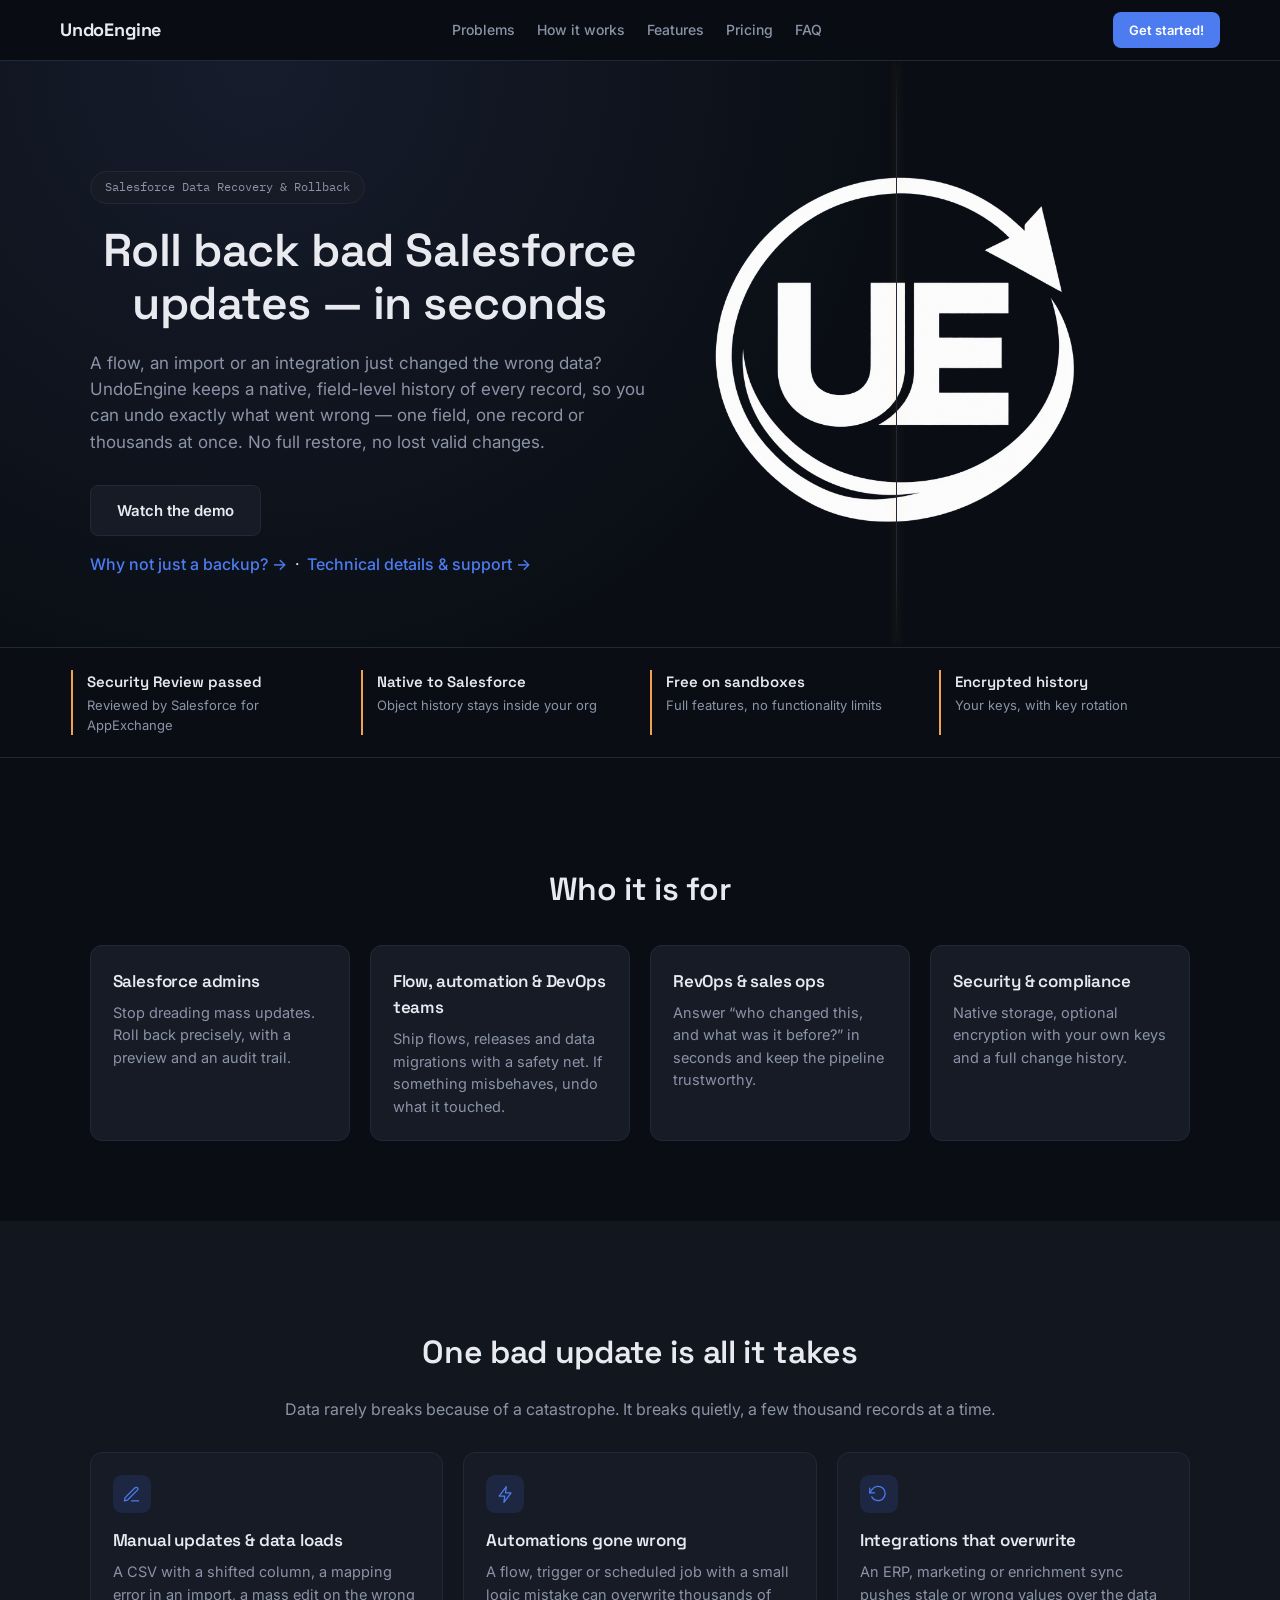
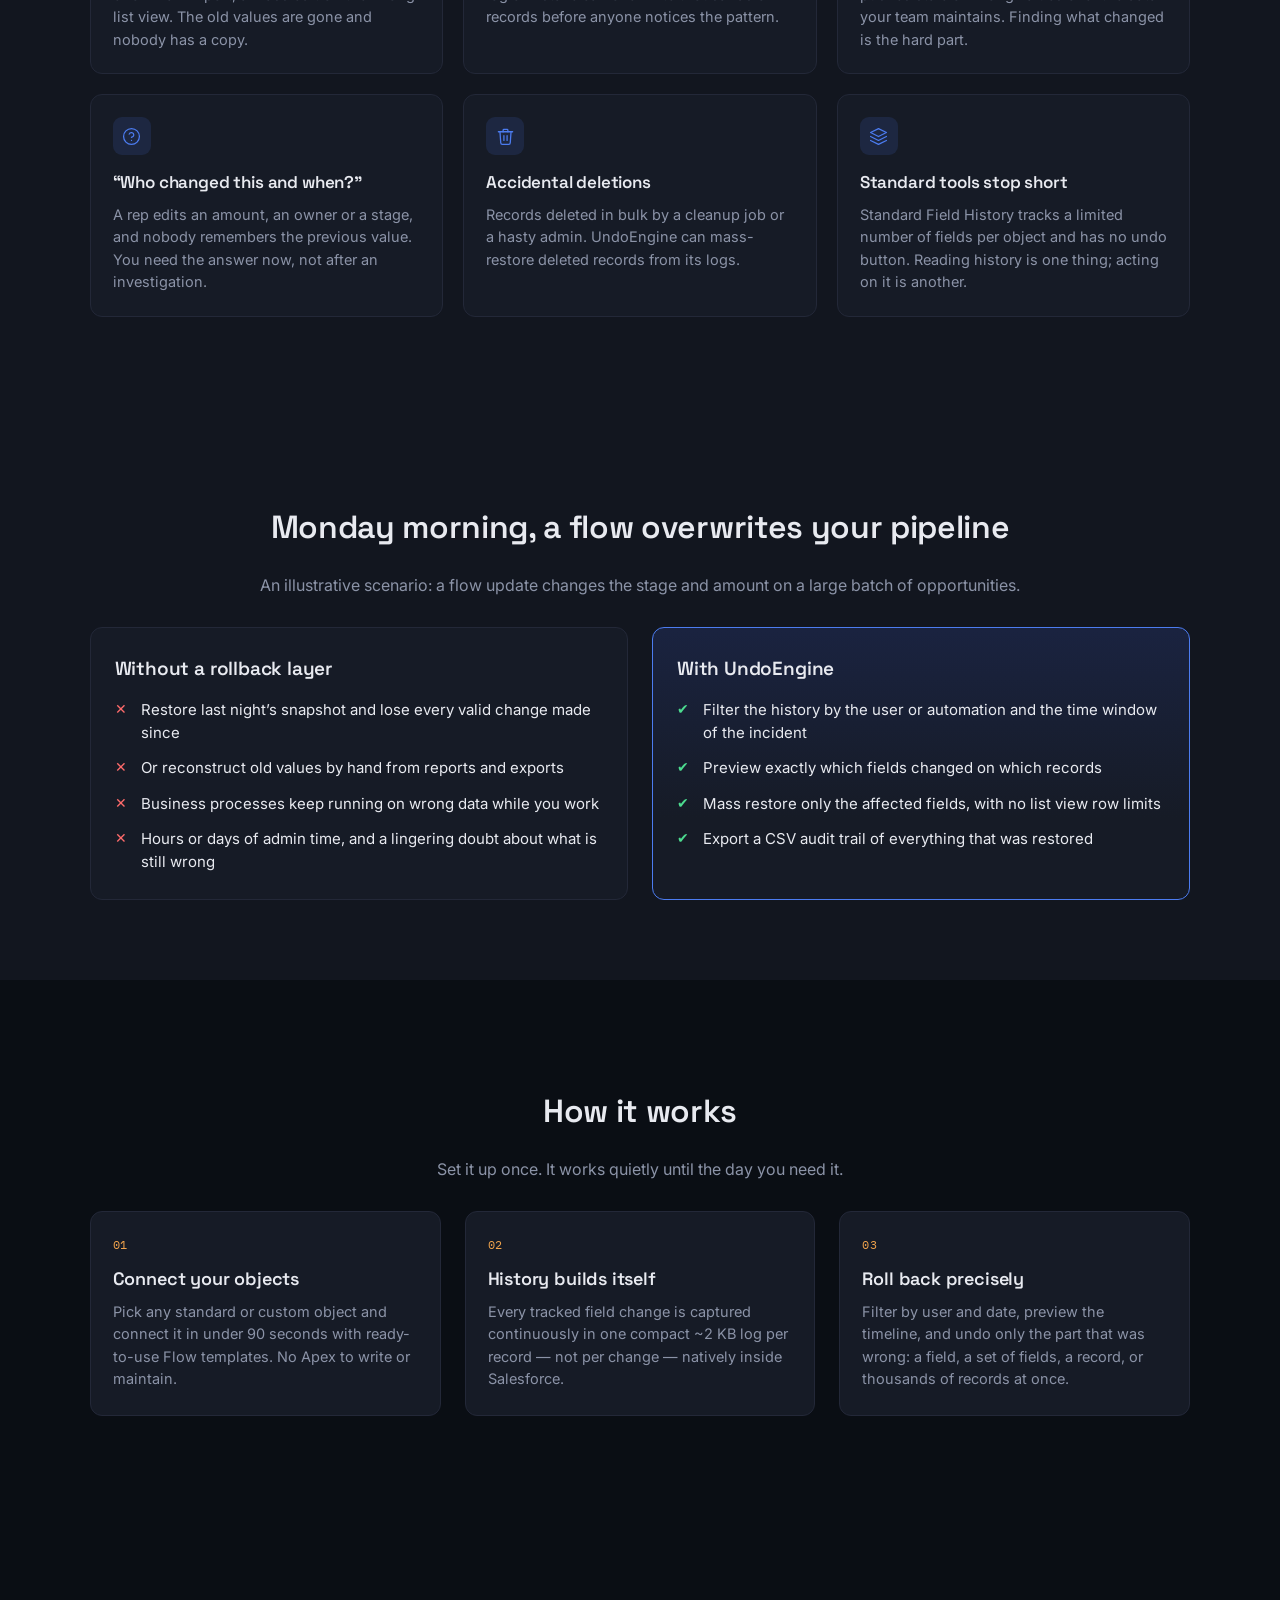
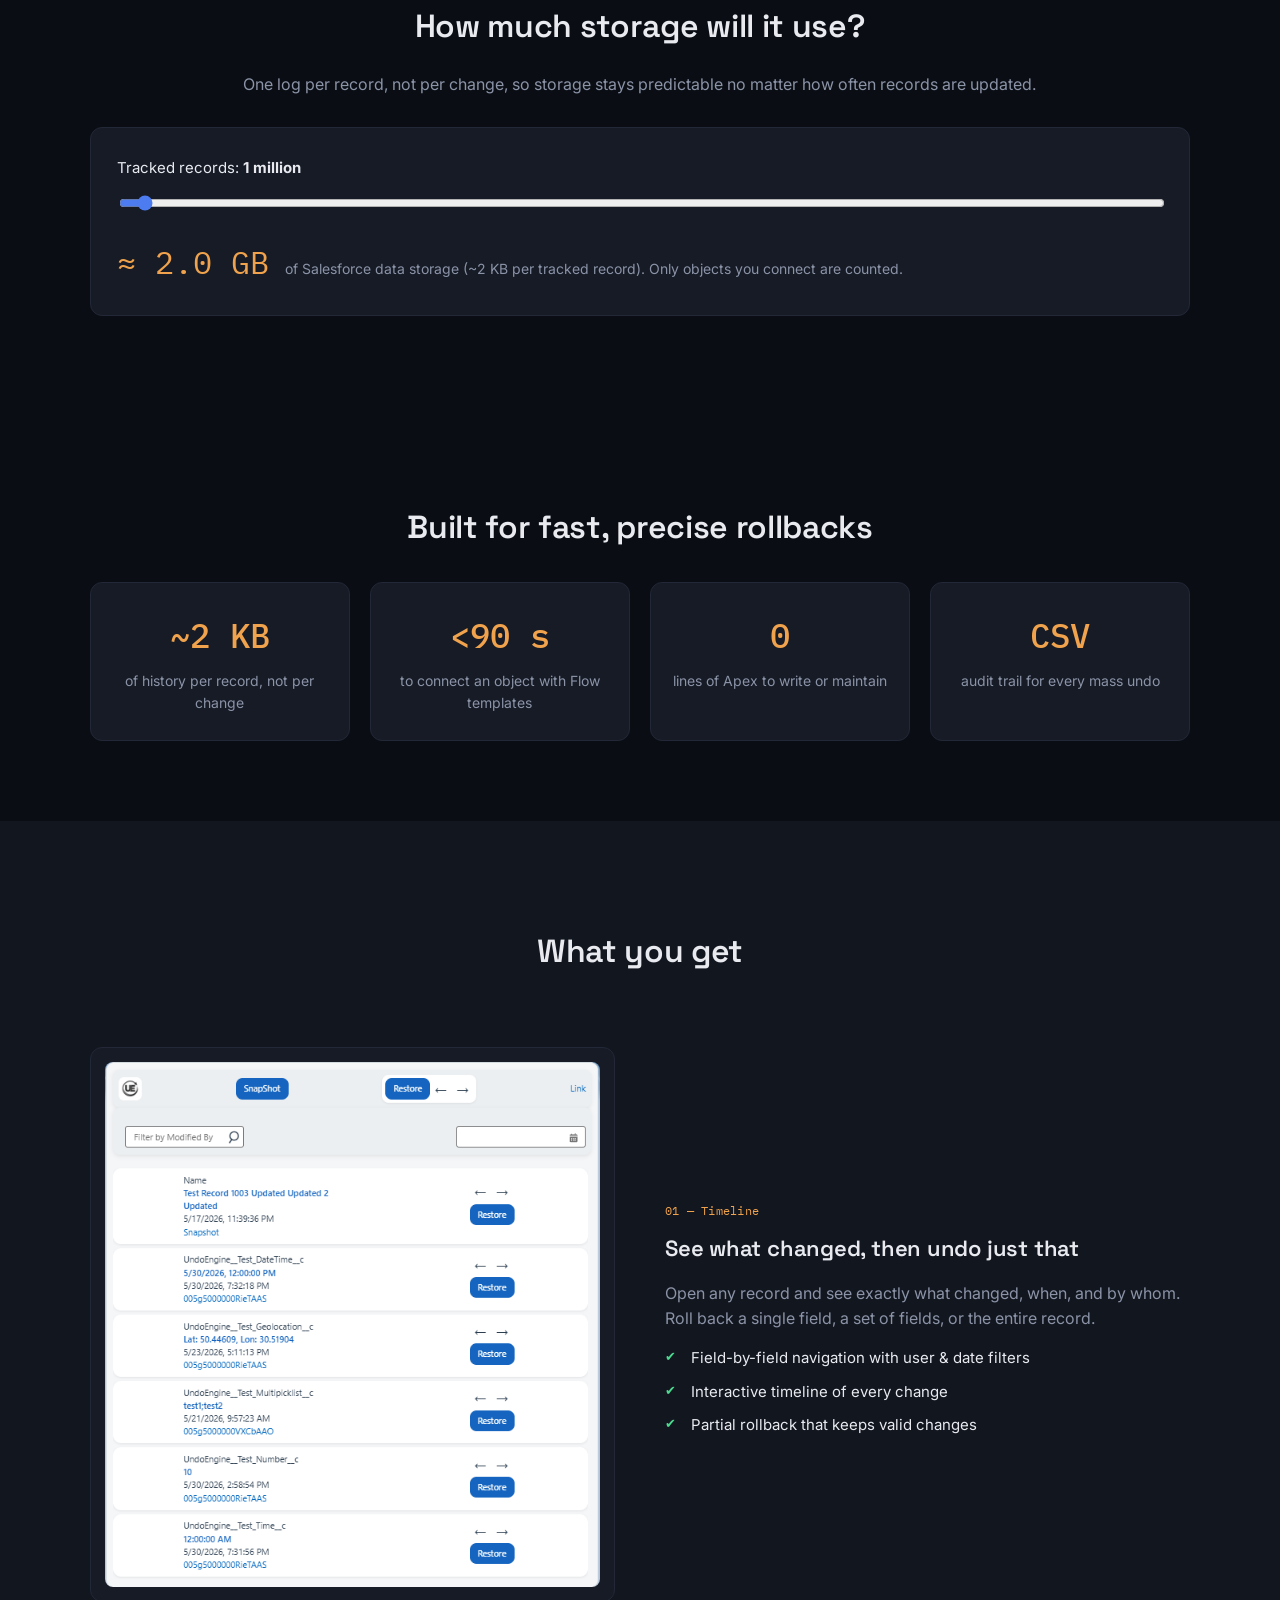
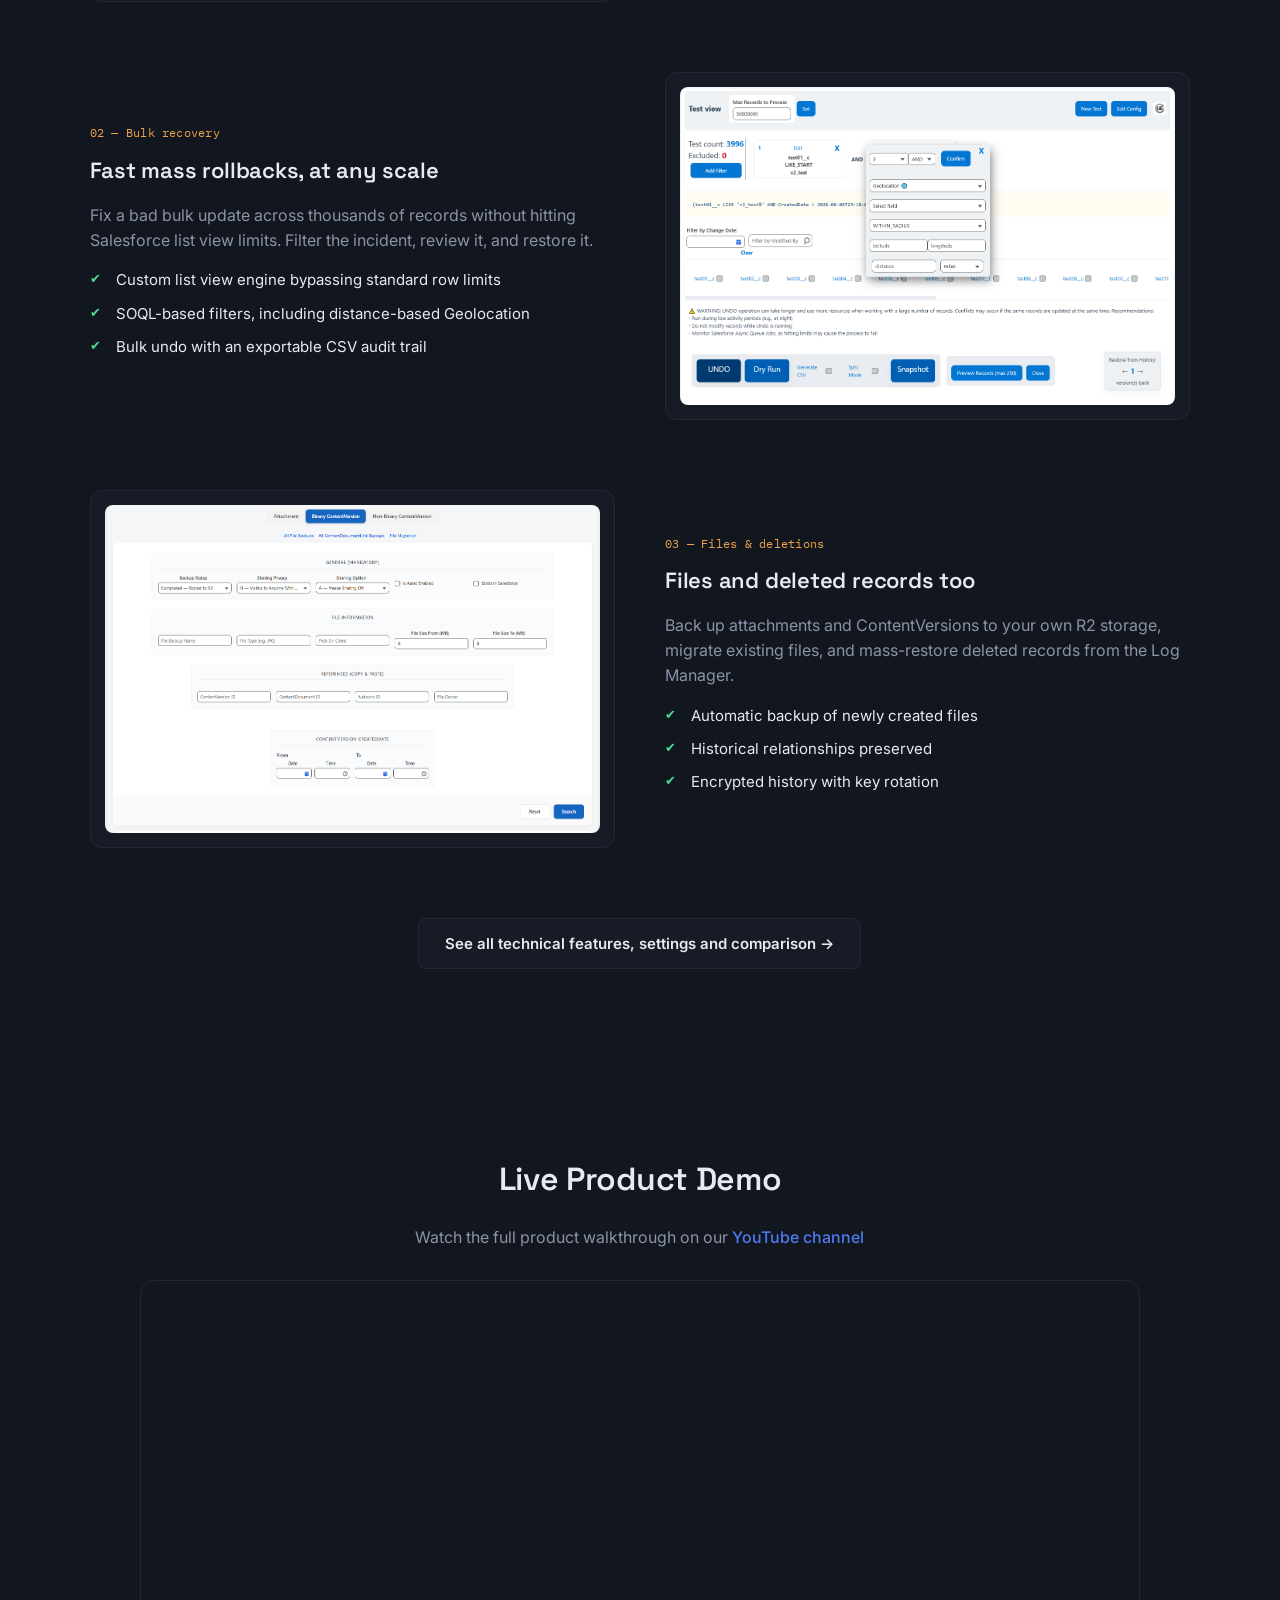
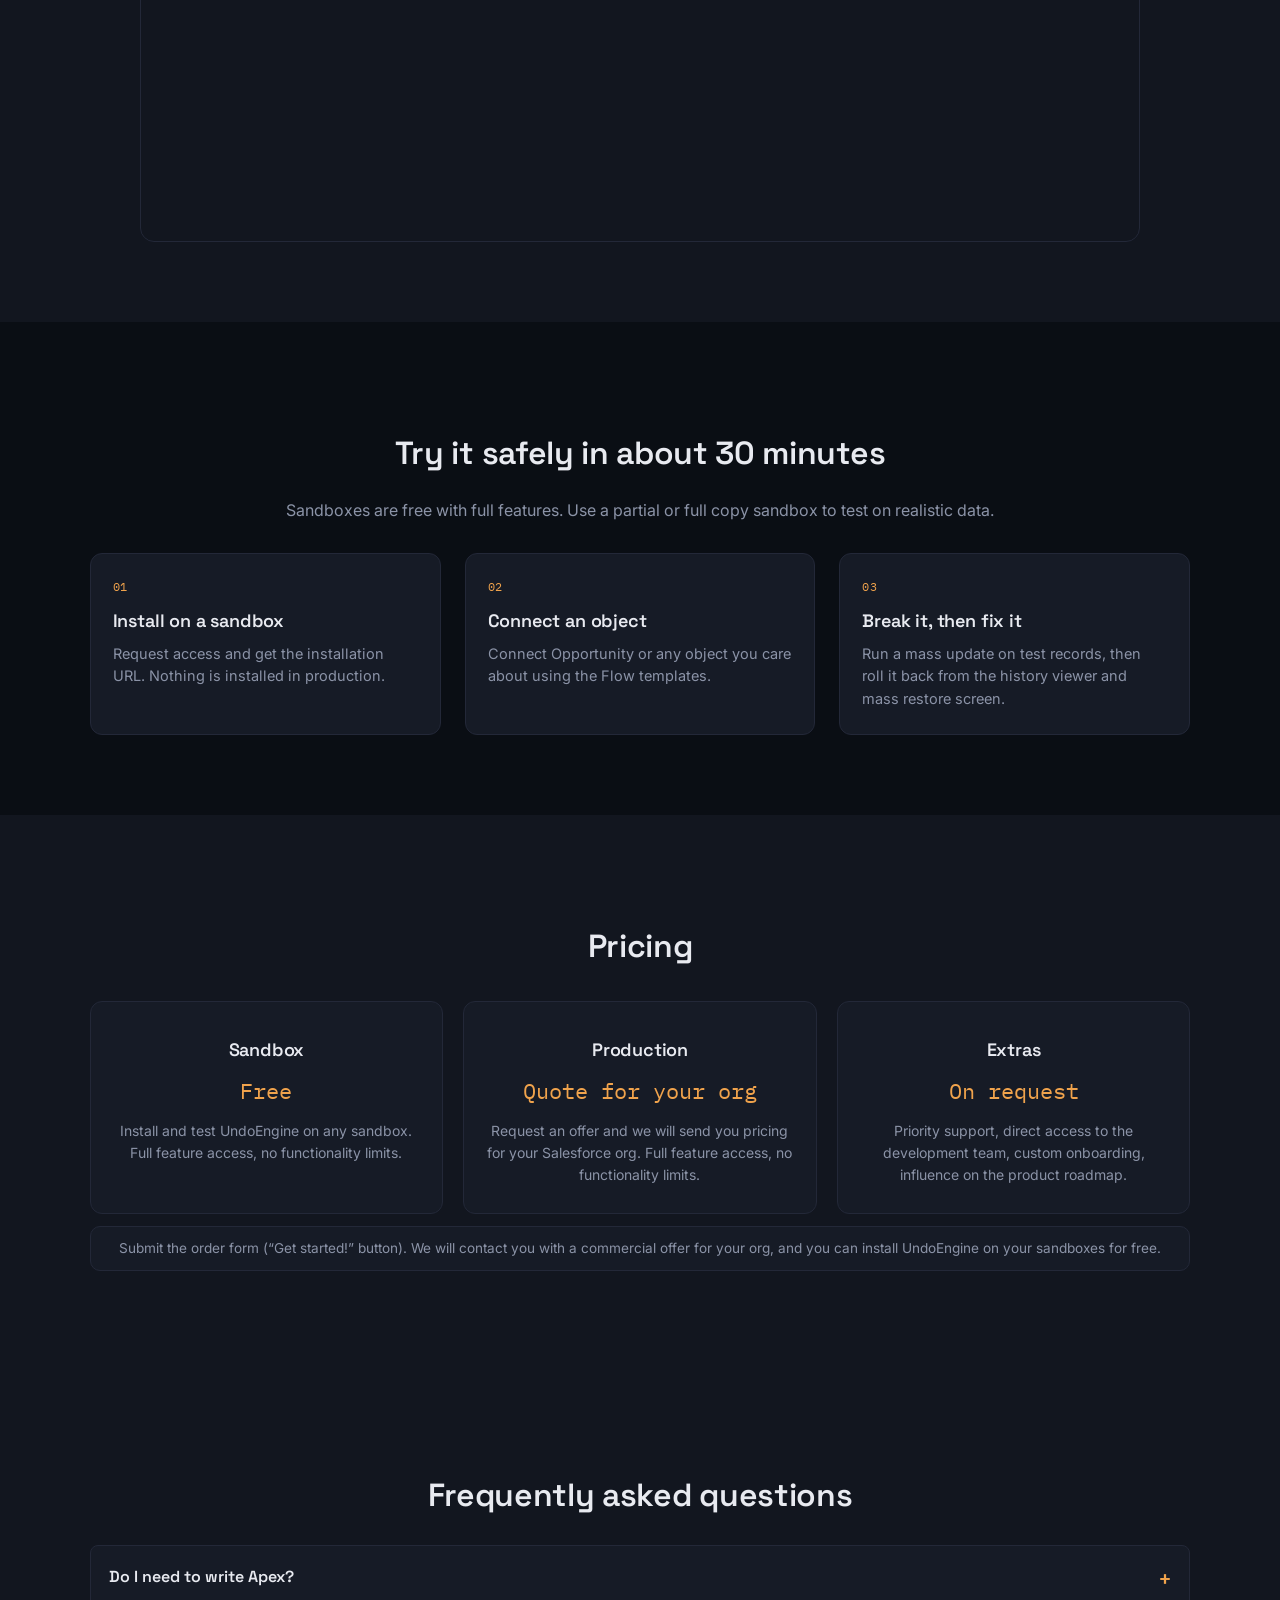
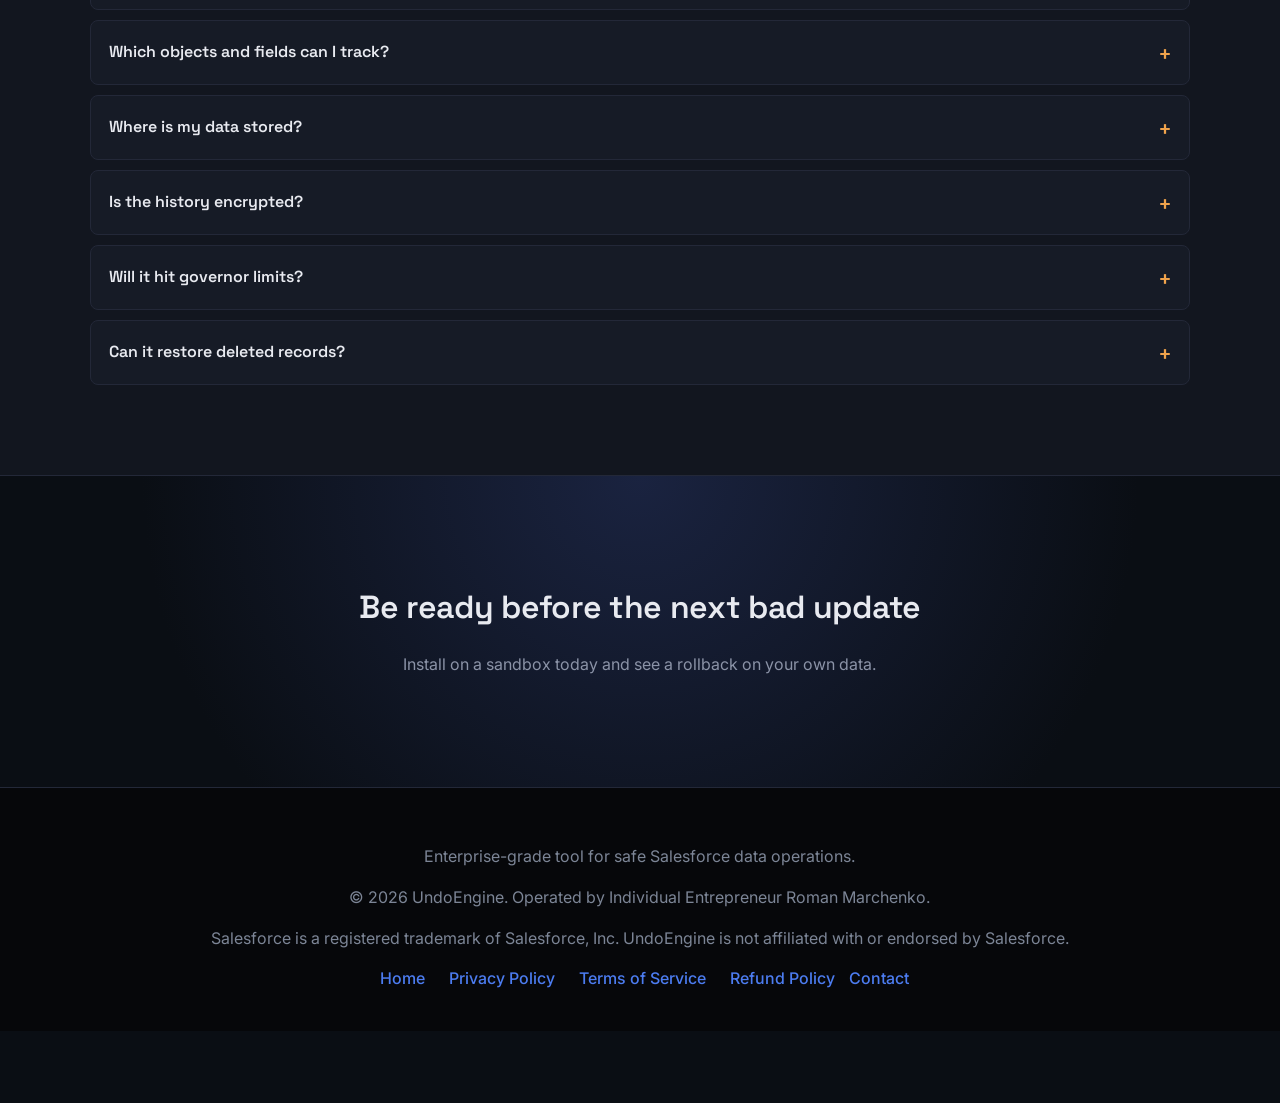
<file: index.html>
<!DOCTYPE html>
<html lang="en">

<head>
    <meta charset="UTF-8">
    <meta name="viewport" content="width=device-width, initial-scale=1.0">
    <meta name="description" content="UndoEngine is a native Salesforce rollback tool. Keep a compact field-level history of every record and undo bad updates from flows, imports and integrations — one field, one record or thousands at once.">
    <meta name="keywords" content="salesforce, undo engine, undoengine, data recovery, rollback, mass update, field history, backup, service, salesforce backup, salesforce rollback tool, data restore, undo records, salesforce admin tool, record history tracking, mass data update salesforce, org backup">
    <meta name="robots" content="index, follow">

    <title>UndoEngine — Undo bad Salesforce updates in seconds</title>
    <link rel="canonical" href="https://undoengine.com/">
    <link rel="stylesheet" href="styles.css">
    <link rel="stylesheet" href="home.css">

    <link rel="preconnect" href="https://fonts.googleapis.com">
    <link rel="preconnect" href="https://fonts.gstatic.com" crossorigin>
    <link href="https://fonts.googleapis.com/css2?family=Space+Grotesk:wght@500;600;700&family=Inter:wght@400;500;600&family=IBM+Plex+Mono:wght@400;500&display=swap" rel="stylesheet">

    <link rel="icon" href="images/favicon.png" type="image/png">
    <link rel="apple-touch-icon" sizes="180x180" href="images/favicon.png">
</head>

<body>

<nav class="site-nav" aria-label="Main">
    <div class="nav-inner">
        <a class="nav-brand" href="index.html">UndoEngine</a>
        <div class="nav-links">
            <a href="#problems">Problems</a>
            <a href="#how">How it works</a>
            <a href="#features">Features</a>
            <a href="#pricing">Pricing</a>
            <a href="#faq">FAQ</a>
        </div>
        <div class="nav-cta" onclick="makeOrder()">Get started!</div>
    </div>
</nav>


<!-- ===== Hero (ticker + pulsing logo kept exactly as before) ===== -->
<header class="hero">
    <div class="hero-ticker" aria-hidden="true">

        <div class="hero-logo">
            <img src="images/ue.png" alt="">
        </div>

        <div class="ticker-line"></div>

        <div class="ticker-item" style="--d:0s; top:14%;">
            <span class="ticker-dot"></span>
            <span class="ticker-label">amount → $4,200</span>
        </div>

        <div class="ticker-item" style="--d:2s; top:40%;">
            <span class="ticker-dot"></span>
            <span class="ticker-label">stage → Closed Won</span>
        </div>

        <div class="ticker-item" style="--d:4s; top:64%;">
            <span class="ticker-dot"></span>
            <span class="ticker-label">owner → J. Alves</span>
        </div>

        <div class="ticker-item" style="--d:6s; top:86%;">
            <span class="ticker-dot"></span>
            <span class="ticker-label">record restored</span>
        </div>
    </div>

    <div class="container hero-grid">

        <div class="hero-copy">
            <div class="badge">Salesforce Data Recovery &amp; Rollback</div>

            <h1>Roll back bad Salesforce updates — in seconds</h1>

            <p class="hero-sub">
                A flow, an import or an integration just changed the wrong data? UndoEngine keeps a native, field-level history of every record, so you can undo exactly what went wrong — one field, one record or thousands at once. No full restore, no lost valid changes.
            </p>

            <div class="hero-buttons">
                <a class="secondary-btn" href="#demo">Watch the demo</a>
            </div>

            <div class="hero-links">
                <a href="why.html">Why not just a backup? →</a>
                &nbsp;·&nbsp;
                <a href="technical.html">Technical details & support →</a>
            </div>
        </div>

    </div>
</header>

<!-- ===== Trust strip: verifiable facts instead of customer logos ===== -->
<section class="trust-strip" aria-label="Key facts">
    <div class="container trust-grid">
        <div class="trust-item">
            <strong>Security Review passed</strong>
            <span>Reviewed by Salesforce for AppExchange</span>
        </div>
        <div class="trust-item">
            <strong>Native to Salesforce</strong>
            <span>Object history stays inside your org</span>
        </div>
        <div class="trust-item">
            <strong>Free on sandboxes</strong>
            <span>Full features, no functionality limits</span>
        </div>
        <div class="trust-item">
            <strong>Encrypted history</strong>
            <span>Your keys, with key rotation</span>
        </div>
    </div>
</section>

<!-- ===== Who it is for ===== -->
<section class="section">
    <div class="container">
        <h2>Who it is for</h2>

        <div class="audience-grid">
            <div class="audience-card fade-in">
                <h3>Salesforce admins</h3>
                <p>Stop dreading mass updates. Roll back precisely, with a preview and an audit trail.</p>
            </div>
            <div class="audience-card fade-in">
                <h3>Flow, automation &amp; DevOps teams</h3>
                <p>Ship flows, releases and data migrations with a safety net. If something misbehaves, undo what it touched.</p>
            </div>
            <div class="audience-card fade-in">
                <h3>RevOps &amp; sales ops</h3>
                <p>Answer “who changed this, and what was it before?” in seconds and keep the pipeline trustworthy.</p>
            </div>
            <div class="audience-card fade-in">
                <h3>Security &amp; compliance</h3>
                <p>Native storage, optional encryption with your own keys and a full change history.</p>
            </div>
        </div>
    </div>
</section>

<!-- ===== Problems ===== -->
<section id="problems" class="section dark">
    <div class="container">
        <h2>One bad update is all it takes</h2>
        <p class="lead">Data rarely breaks because of a catastrophe. It breaks quietly, a few thousand records at a time.</p>

        <div class="problem-grid">

            <div class="problem-card fade-in">
                <div class="adv-icon">
                    <svg viewBox="0 0 24 24" fill="none" stroke="currentColor" stroke-width="1.6" stroke-linecap="round" stroke-linejoin="round"><path d="M12 20h9"></path><path d="M16.5 3.5a2.121 2.121 0 0 1 3 3L7 19l-4 1 1-4L16.5 3.5z"></path></svg>
                </div>
                <h3>Manual updates &amp; data loads</h3>
                <p>A CSV with a shifted column, a mapping error in an import, a mass edit on the wrong list view. The old values are gone and nobody has a copy.</p>
            </div>

            <div class="problem-card fade-in">
                <div class="adv-icon">
                    <svg viewBox="0 0 24 24" fill="none" stroke="currentColor" stroke-width="1.6" stroke-linecap="round" stroke-linejoin="round"><path d="M13 2 4 14h7l-1 8 9-12h-7l1-8z"></path></svg>
                </div>
                <h3>Automations gone wrong</h3>
                <p>A flow, trigger or scheduled job with a small logic mistake can overwrite thousands of records before anyone notices the pattern.</p>
            </div>

            <div class="problem-card fade-in">
                <div class="adv-icon">
                    <svg viewBox="0 0 24 24" fill="none" stroke="currentColor" stroke-width="1.6" stroke-linecap="round" stroke-linejoin="round"><polyline points="1 4 1 10 7 10"></polyline><path d="M3.51 15a9 9 0 1 0 .49-9.36L1 10"></path></svg>
                </div>
                <h3>Integrations that overwrite</h3>
                <p>An ERP, marketing or enrichment sync pushes stale or wrong values over the data your team maintains. Finding what changed is the hard part.</p>
            </div>

            <div class="problem-card fade-in">
                <div class="adv-icon">
                    <svg viewBox="0 0 24 24" fill="none" stroke="currentColor" stroke-width="1.6" stroke-linecap="round" stroke-linejoin="round"><circle cx="12" cy="12" r="10"></circle><path d="M9.09 9a3 3 0 0 1 5.83 1c0 2-3 3-3 3"></path><line x1="12" y1="17" x2="12.01" y2="17"></line></svg>
                </div>
                <h3>“Who changed this and when?”</h3>
                <p>A rep edits an amount, an owner or a stage, and nobody remembers the previous value. You need the answer now, not after an investigation.</p>
            </div>

            <div class="problem-card fade-in">
                <div class="adv-icon">
                    <svg viewBox="0 0 24 24" fill="none" stroke="currentColor" stroke-width="1.6" stroke-linecap="round" stroke-linejoin="round"><polyline points="3 6 5 6 21 6"></polyline><path d="M19 6l-1 14a2 2 0 0 1-2 2H8a2 2 0 0 1-2-2L5 6"></path><path d="M10 11v6"></path><path d="M14 11v6"></path><path d="M9 6V4a1 1 0 0 1 1-1h4a1 1 0 0 1 1 1v2"></path></svg>
                </div>
                <h3>Accidental deletions</h3>
                <p>Records deleted in bulk by a cleanup job or a hasty admin. UndoEngine can mass-restore deleted records from its logs.</p>
            </div>

            <div class="problem-card fade-in">
                <div class="adv-icon">
                    <svg viewBox="0 0 24 24" fill="none" stroke="currentColor" stroke-width="1.6" stroke-linecap="round" stroke-linejoin="round"><polygon points="12 2 2 7 12 12 22 7 12 2"></polygon><polyline points="2 17 12 22 22 17"></polyline><polyline points="2 12 12 17 22 12"></polyline></svg>
                </div>
                <h3>Standard tools stop short</h3>
                <p>Standard Field History tracks a limited number of fields per object and has no undo button. Reading history is one thing; acting on it is another.</p>
            </div>

        </div>
    </div>
</section>

<!-- ===== Scenario (illustrative) ===== -->
<section class="section dark">
    <div class="container">
        <h2>Monday morning, a flow overwrites your pipeline</h2>
        <p class="lead">An illustrative scenario: a flow update changes the stage and amount on a large batch of opportunities.</p>

        <div class="scenario fade-in">
            <div class="scenario-col bad">
                <h3>Without a rollback layer</h3>
                <ul>
                    <li>Restore last night’s snapshot and lose every valid change made since</li>
                    <li>Or reconstruct old values by hand from reports and exports</li>
                    <li>Business processes keep running on wrong data while you work</li>
                    <li>Hours or days of admin time, and a lingering doubt about what is still wrong</li>
                </ul>
            </div>
            <div class="scenario-col good">
                <h3>With UndoEngine</h3>
                <ul>
                    <li>Filter the history by the user or automation and the time window of the incident</li>
                    <li>Preview exactly which fields changed on which records</li>
                    <li>Mass restore only the affected fields, with no list view row limits</li>
                    <li>Export a CSV audit trail of everything that was restored</li>
                </ul>
            </div>
        </div>
    </div>
</section>

<!-- ===== How it works ===== -->
<section id="how" class="section">
    <div class="container">
        <h2>How it works</h2>
        <p class="lead">Set it up once. It works quietly until the day you need it.</p>

        <div class="steps">
            <div class="step fade-in">
                <span class="step-num">01</span>
                <h3>Connect your objects</h3>
                <p>Pick any standard or custom object and connect it in under 90 seconds with ready-to-use Flow templates. No Apex to write or maintain.</p>
            </div>
            <div class="step fade-in">
                <span class="step-num">02</span>
                <h3>History builds itself</h3>
                <p>Every tracked field change is captured continuously in one compact ~2&nbsp;KB log per record — not per change — natively inside Salesforce.</p>
            </div>
            <div class="step fade-in">
                <span class="step-num">03</span>
                <h3>Roll back precisely</h3>
                <p>Filter by user and date, preview the timeline, and undo only the part that was wrong: a field, a set of fields, a record, or thousands of records at once.</p>
            </div>
        </div>
    </div>
</section>

<!-- ===== Storage calculator ===== -->
<section class="section">
    <div class="container narrow">
        <h2>How much storage will it use?</h2>
        <p class="lead">One log per record, not per change, so storage stays predictable no matter how often records are updated.</p>

        <div class="calc fade-in">
            <label for="calc-records">Tracked records: <strong id="calc-records-out">1 million</strong></label>
            <input type="range" id="calc-records" min="0.1" max="50" step="0.1" value="1">
            <div class="calc-result">
                <span class="calc-value" id="calc-gb">≈ 2 GB</span>
                <span class="calc-note">of Salesforce data storage (~2&nbsp;KB per tracked record). Only objects you connect are counted.</span>
            </div>
        </div>
    </div>
</section>

<!-- ===== Key facts ===== -->
<section class="section">
    <div class="container">
        <h2>Built for fast, precise rollbacks</h2>

        <div class="stat-grid">
            <div class="stat fade-in">
                <span class="stat-value">~2&nbsp;KB</span>
                <span class="stat-label">of history per record, not per change</span>
            </div>
            <div class="stat fade-in">
                <span class="stat-value">&lt;90&nbsp;s</span>
                <span class="stat-label">to connect an object with Flow templates</span>
            </div>
            <div class="stat fade-in">
                <span class="stat-value">0</span>
                <span class="stat-label">lines of Apex to write or maintain</span>
            </div>
            <div class="stat fade-in">
                <span class="stat-value">CSV</span>
                <span class="stat-label">audit trail for every mass undo</span>
            </div>
        </div>
    </div>
</section>

<!-- ===== Feature highlights ===== -->
<section id="features" class="section dark">
    <div class="container">
        <h2>What you get</h2>

        <div class="two-col fade-in">
            <div class="two-col-media">
                <img src="images/history-viewer.png" alt="Record History Viewer" class="product-image">
            </div>
            <div class="two-col-copy">
                <span class="eyebrow">01 — Timeline</span>
                <h3>See what changed, then undo just that</h3>
                <p>Open any record and see exactly what changed, when, and by whom. Roll back a single field, a set of fields, or the entire record.</p>
                <ul class="checklist">
                    <li>Field-by-field navigation with user &amp; date filters</li>
                    <li>Interactive timeline of every change</li>
                    <li>Partial rollback that keeps valid changes</li>
                </ul>
            </div>
        </div>

        <div class="two-col fade-in flip">
            <div class="two-col-media">
                <img src="images/mass-undo.png" alt="Mass Restore Interface" class="product-image">
            </div>
            <div class="two-col-copy">
                <span class="eyebrow">02 — Bulk recovery</span>
                <h3>Fast mass rollbacks, at any scale</h3>
                <p>Fix a bad bulk update across thousands of records without hitting Salesforce list view limits. Filter the incident, review it, and restore it.</p>
                <ul class="checklist">
                    <li>Custom list view engine bypassing standard row limits</li>
                    <li>SOQL-based filters, including distance-based Geolocation</li>
                    <li>Bulk undo with an exportable CSV audit trail</li>
                </ul>
            </div>
        </div>

        <div class="two-col fade-in">
            <div class="two-col-media">
                <img src="images/file-backup.png" alt="File Backup" class="product-image">
            </div>
            <div class="two-col-copy">
                <span class="eyebrow">03 — Files &amp; deletions</span>
                <h3>Files and deleted records too</h3>
                <p>Back up attachments and ContentVersions to your own R2 storage, migrate existing files, and mass-restore deleted records from the Log Manager.</p>
                <ul class="checklist">
                    <li>Automatic backup of newly created files</li>
                    <li>Historical relationships preserved</li>
                    <li>Encrypted history with key rotation</li>
                </ul>
            </div>
        </div>

        <div class="center-cta">
            <a class="secondary-btn" href="technical.html">See all technical features, settings and comparison →</a>
        </div>
    </div>
</section>

<!-- ===== Live Demo ===== -->
<section id="demo" class="section dark">
    <div class="container narrow" style="text-align:center;">
        <h2>Live Product Demo</h2>
        <p class="lead">Watch the full product walkthrough on our <a href="https://www.youtube.com/@UndoEngine" target="_blank" rel="noopener">YouTube channel</a></p>

        <div class="video-wrapper">
            <iframe
                src="https://www.youtube.com/embed/_6qEHkIkdXs"
                title="UndoEngine product walkthrough"
                loading="lazy"
                referrerpolicy="strict-origin-when-cross-origin"
                allow="accelerometer; autoplay; clipboard-write; encrypted-media; gyroscope; picture-in-picture; web-share"
                allowfullscreen>
            </iframe>
        </div>
    </div>
</section>

<!-- ===== Try it safely ===== -->
<section class="section">
    <div class="container">
        <h2>Try it safely in about 30 minutes</h2>
        <p class="lead">Sandboxes are free with full features. Use a partial or full copy sandbox to test on realistic data.</p>

        <div class="steps">
            <div class="step fade-in">
                <span class="step-num">01</span>
                <h3>Install on a sandbox</h3>
                <p>Request access and get the installation URL. Nothing is installed in production.</p>
            </div>
            <div class="step fade-in">
                <span class="step-num">02</span>
                <h3>Connect an object</h3>
                <p>Connect Opportunity or any object you care about using the Flow templates.</p>
            </div>
            <div class="step fade-in">
                <span class="step-num">03</span>
                <h3>Break it, then fix it</h3>
                <p>Run a mass update on test records, then roll it back from the history viewer and mass restore screen.</p>
            </div>
        </div>
    </div>
</section>

<!-- ===== Pricing (unchanged wording) ===== -->
<section id="pricing" class="section dark">
    <div class="container narrow">
        <h2>Pricing</h2>
        <div class="pricing-grid fade-in">
            <div class="price-card">
                <h3>Sandbox</h3>
                <p class="price-tag">Free</p>
                <p class="price-desc">Install and test UndoEngine on any sandbox. Full feature access, no functionality limits.</p>
            </div>
            <div class="price-card">
                <h3>Production</h3>
                <p class="price-tag">Quote for your org</p>
                <p class="price-desc">Request an offer and we will send you pricing for your Salesforce org. Full feature access, no functionality limits.</p>
            </div>
            <div class="price-card">
                <h3>Extras</h3>
                <p class="price-tag">On request</p>
                <p class="price-desc">Priority support, direct access to the development team, custom onboarding, influence on the product roadmap.</p>
            </div>
        </div>

        <p class="help-text">
            Submit the order form (“Get started!” button). We will contact you with a commercial offer for your org, and you can install UndoEngine on your sandboxes for free.
        </p>
    </div>
</section>

<!-- ===== FAQ ===== -->
<section id="faq" class="section dark">
    <div class="container narrow">
        <h2>Frequently asked questions</h2>

        <div class="faq">
            <details>
                <summary>Do I need to write Apex?</summary>
                <p>No. Objects are connected with ready-to-use Flow templates, in a few clicks and without code to write or maintain.</p>
            </details>
            <details>
                <summary>Which objects and fields can I track?</summary>
                <p>Any standard or custom object, and any editable field on it. History length, the number of tracked fields and other options are configured from the UI.</p>
            </details>
            <details>
                <summary>Where is my data stored?</summary>
                <p>History for objects is stored natively inside your Salesforce org. Files are backed up to your own R2 storage, and the UI works with both.</p>
            </details>
            <details>
                <summary>Is the history encrypted?</summary>
                <p>Encryption is optional per configuration. You generate your own keys and can rotate them from the Data Security Manager.</p>
            </details>
            <details>
                <summary>Will it hit governor limits?</summary>
                <p>UndoEngine is designed to respect Salesforce governor limits, with asynchronous processing and configurable batch sizes for large data volumes.</p>
            </details>
            <details>
                <summary>Can it restore deleted records?</summary>
                <p>Yes. The Log Manager supports mass restore of deleted records, and files can be restored individually or in bulk.</p>
            </details>
        </div>
    </div>
</section>

<!-- ===== Final CTA ===== -->
<section class="section cta-band">
    <div class="container narrow" style="text-align:center;">
        <h2>Be ready before the next bad update</h2>
        <p class="lead">Install on a sandbox today and see a rollback on your own data.</p>
    </div>
</section>

<div id="footer"></div>
<script src="main.js"></script>
</body>

</html>
</file>
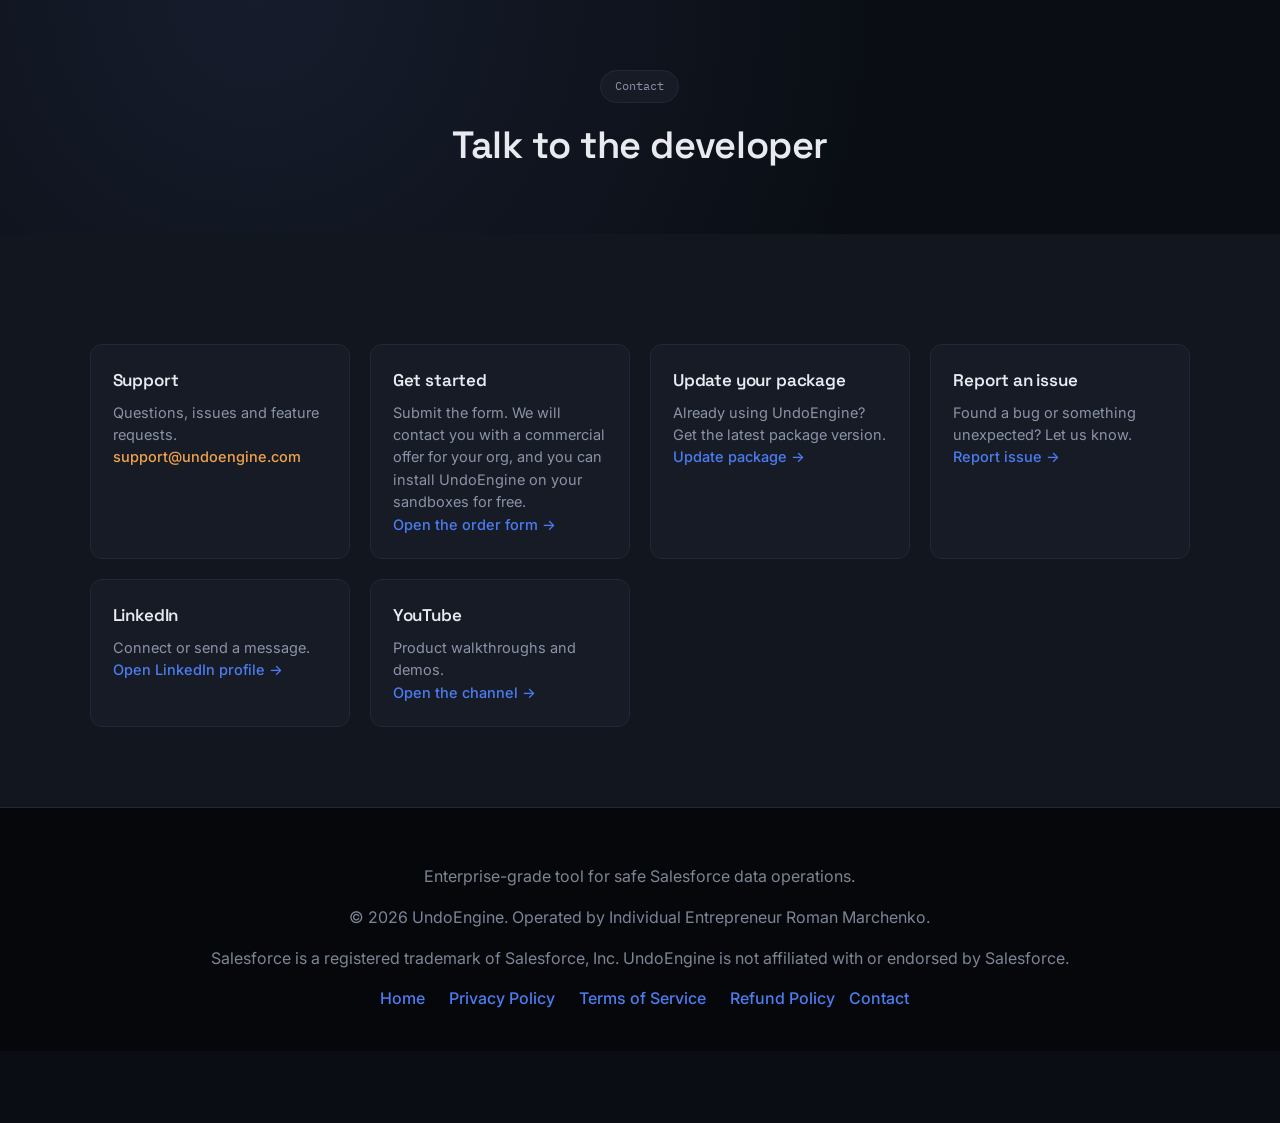
<file: contact.html>
<!DOCTYPE html>
<html lang="en">

<head>
    <meta charset="UTF-8">
    <meta name="viewport" content="width=device-width, initial-scale=1.0">
    <meta name="description" content="Contact UndoEngine: support by email, direct line to the developer, and the order form for a sandbox or production offer.">
    <meta name="robots" content="index, follow">

    <title>Contact — UndoEngine</title>
    <link rel="canonical" href="https://undoengine.com/contact.html">
    <link rel="stylesheet" href="styles.css">
    <link rel="stylesheet" href="home.css">

    <link rel="preconnect" href="https://fonts.googleapis.com">
    <link rel="preconnect" href="https://fonts.gstatic.com" crossorigin>
    <link href="https://fonts.googleapis.com/css2?family=Space+Grotesk:wght@500;600;700&family=Inter:wght@400;500;600&family=IBM+Plex+Mono:wght@400;500&display=swap" rel="stylesheet">

    <link rel="icon" href="images/favicon.png" type="image/png">
    <link rel="apple-touch-icon" sizes="180x180" href="images/favicon.png">
</head>

<body>

<header class="page-header">
    <div class="container narrow" style="text-align:center;">
        <div class="badge">Contact</div>
        <h1>Talk to the developer</h1>
    </div>
</header>

<section class="section dark">
    <div class="container narrow">

        <div class="audience-grid contact-grid">

            <div class="audience-card fade-in">
                <h3>Support</h3>
                <p>Questions, issues and feature requests.</p>
                <p><a href="mailto:support@undoengine.com" class="feature-highlight allow-select">support@undoengine.com</a></p>
            </div>

            <div class="audience-card fade-in">
                <h3>Get started</h3>
                <p>Submit the form. We will contact you with a commercial offer for your org, and you can install UndoEngine on your sandboxes for free.</p>
                <p><a href="#" onclick="makeOrder(); return false;">Open the order form →</a></p>
            </div>

            <div class="audience-card fade-in">
                <h3>Update your package</h3>
                <p>Already using UndoEngine? Get the latest package version.</p>
                <p><a href="#" onclick="checkUpgrade(); return false;">Update package →</a></p>
            </div>

            <div class="audience-card fade-in">
                <h3>Report an issue</h3>
                <p>Found a bug or something unexpected? Let us know.</p>
                <p><a href="#" onclick="reportIssue(); return false;">Report issue →</a></p>
            </div>

            <div class="audience-card fade-in">
                <h3>LinkedIn</h3>
                <p>Connect or send a message.</p>
                <p><a href="https://www.linkedin.com/in/roman-marchenko-5a87a91b3" target="_blank" rel="noopener">Open LinkedIn profile →</a></p>
            </div>

            <div class="audience-card fade-in">
                <h3>YouTube</h3>
                <p>Product walkthroughs and demos.</p>
                <p><a href="https://www.youtube.com/@UndoEngine" target="_blank" rel="noopener">Open the channel →</a></p>
            </div>

        </div>

    </div>
</section>

<div id="footer"></div>
<script src="main.js"></script>
</body>

</html>
</file>
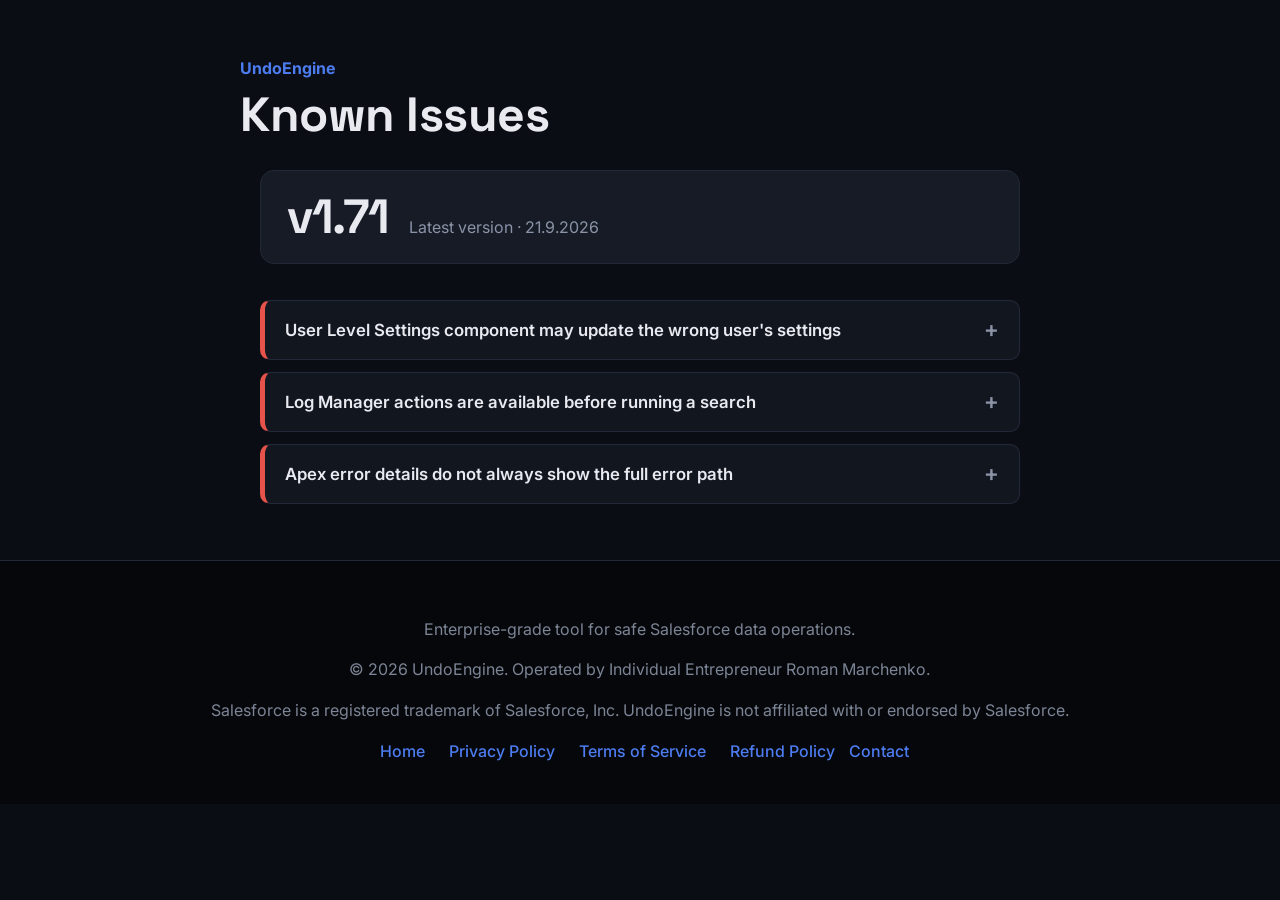
<file: known-issues.html>
<!DOCTYPE html>
<html lang="en">
<head>
<meta charset="utf-8">
<meta name="viewport" content="width=device-width, initial-scale=1">
<title>Known Issues — UndoEngine</title>
<link rel="preconnect" href="https://fonts.googleapis.com">
<link rel="preconnect" href="https://fonts.gstatic.com" crossorigin>
<link href="https://fonts.googleapis.com/css2?family=Inter:wght@400;500;600&family=Space+Grotesk:wght@600;700&family=IBM+Plex+Mono&display=swap" rel="stylesheet">
<!-- Your site stylesheet, with known-issues-block.css pasted at the end -->
 <link rel="stylesheet" href="styles.css">
<link rel="stylesheet" href="known-issues.css">
</head>
<body>

<main class="ki">

  <header class="ki-wrap ki-header">
    <p>UndoEngine</p>
    <h1>Known Issues</h1>
  </header>

  <div class="ki-wrap">
    <div class="ki-release">
      <span class="ki-version" id="ki-version"></span>
      <span class="ki-released" id="ki-released"></span>
    </div>

    <ul class="ki-list" id="ki-list"></ul>
  </div>

</main>

  <div id="footer"></div>
  <script src="main.js"></script>
</body>
</html>
</file>
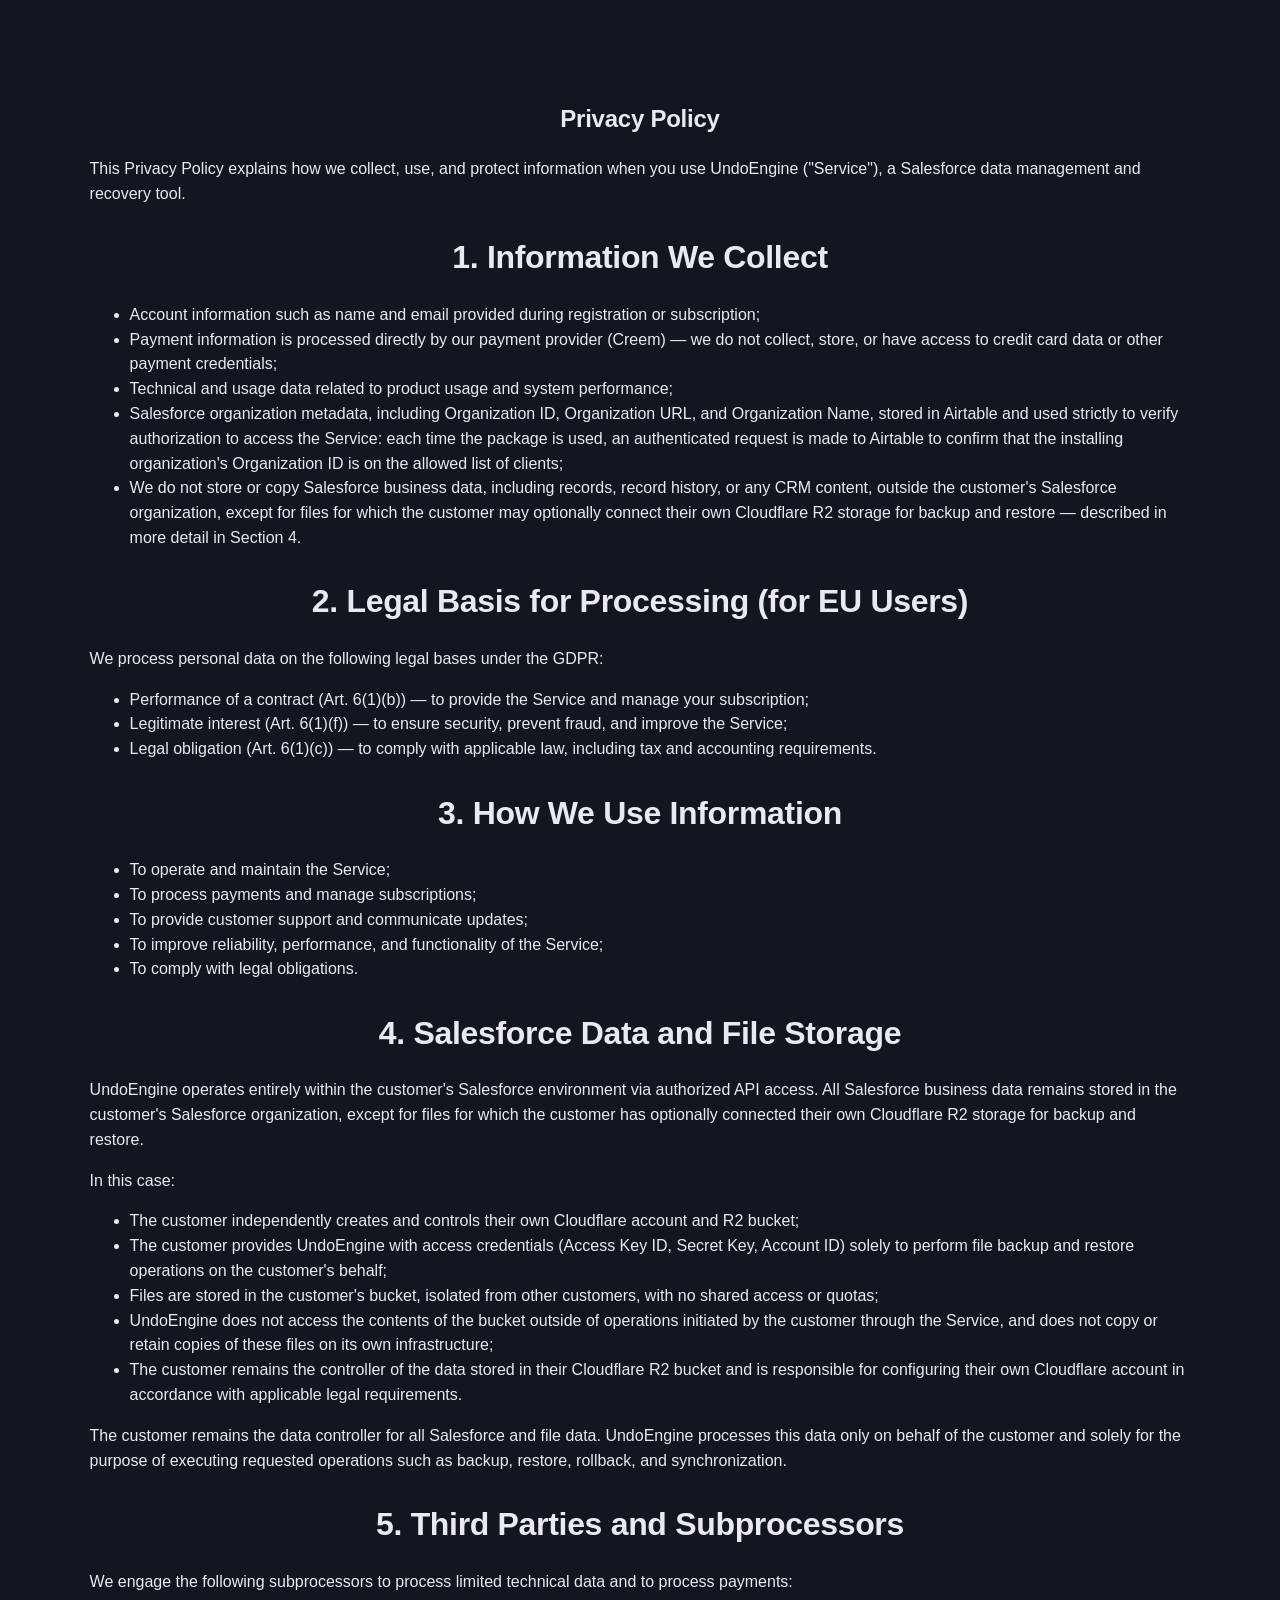
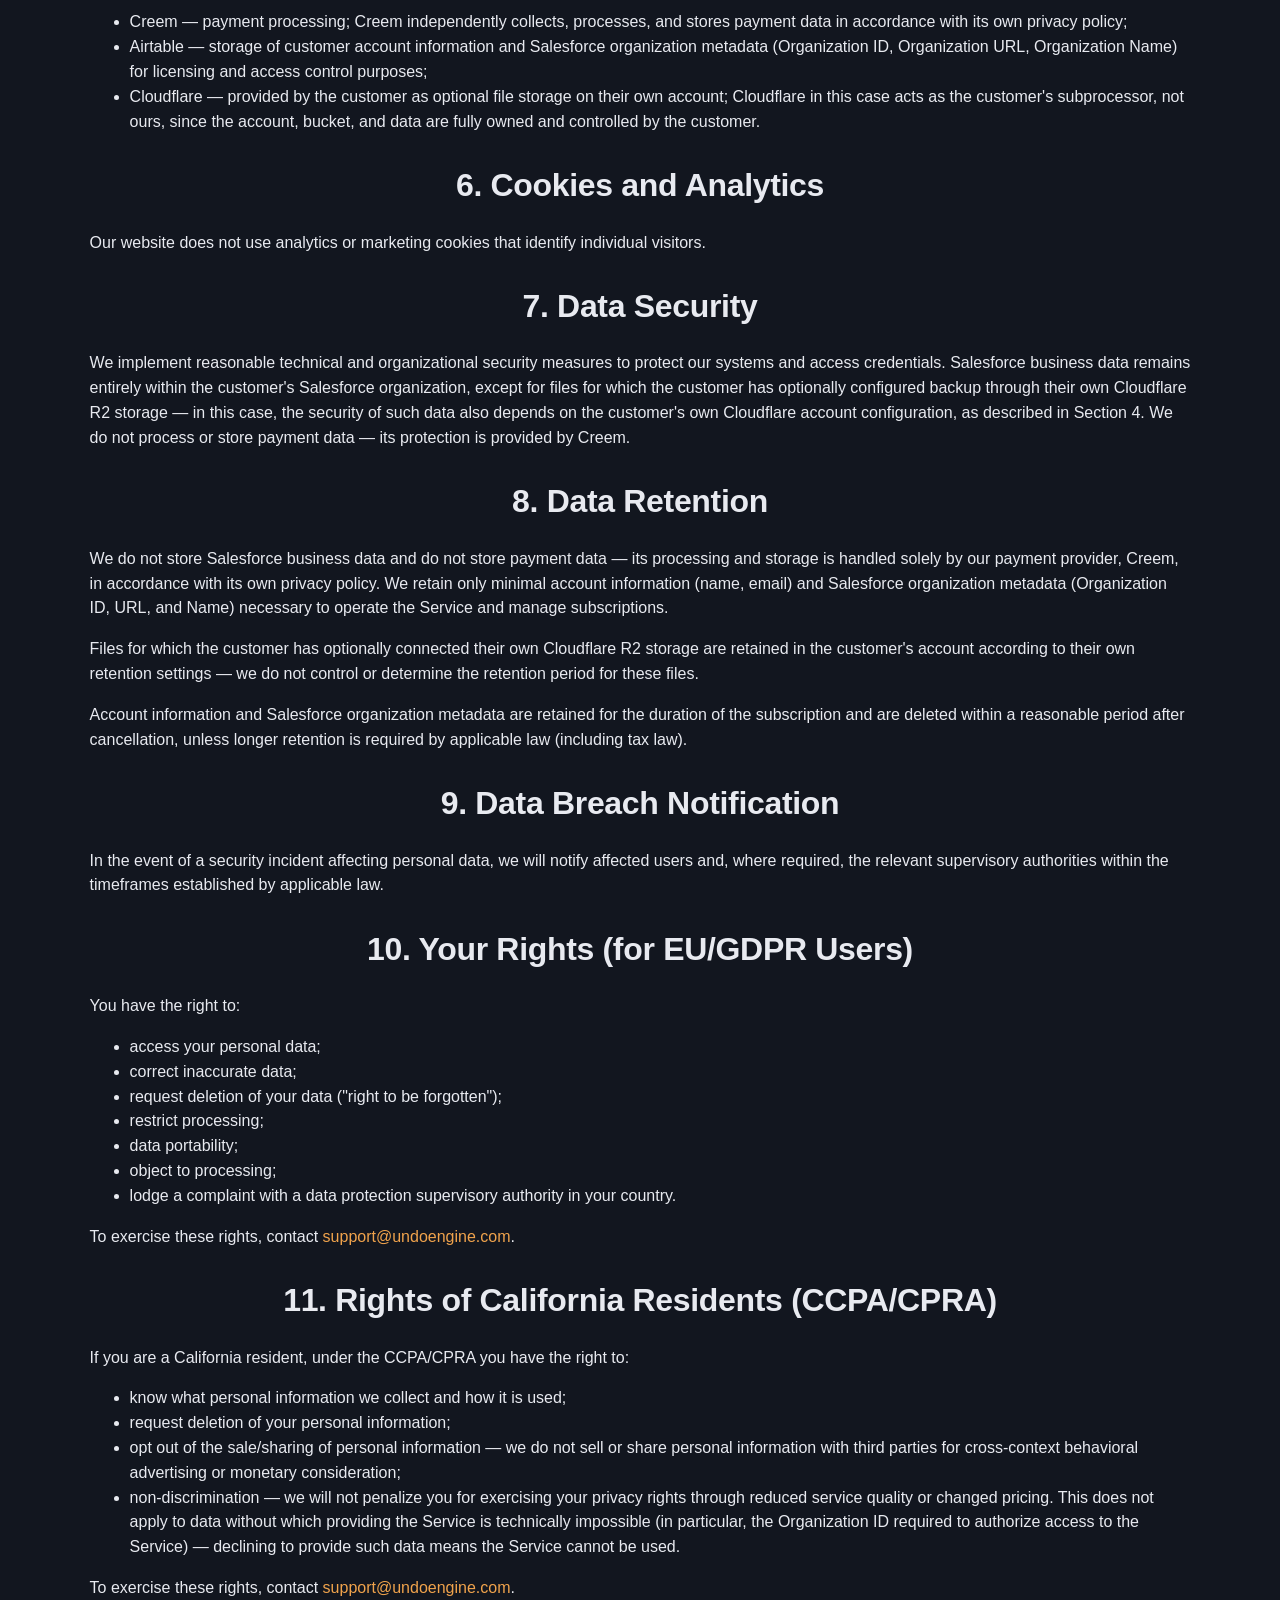
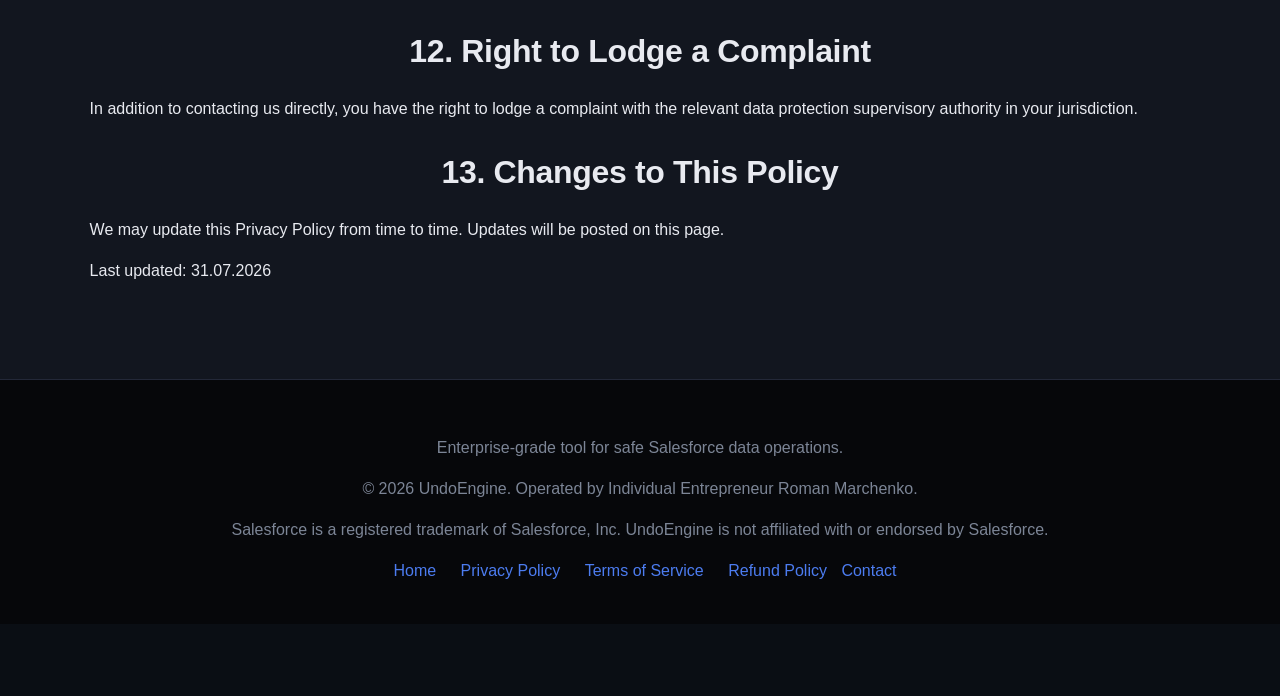
<file: privacy-policy.html>
<!DOCTYPE html>
<html lang="en">

    <head>
        <meta charset="UTF-8">
        <meta name="viewport" content="width=device-width, initial-scale=1.0">
        <link rel="stylesheet" href="styles.css">
        <link rel="icon" href="images/favicon.png" type="image/png">
        <title>Privacy Policy</title>
    </head>

    <body>
        <section class="section dark">
            <div class="container narrow">

                <h1>Privacy Policy</h1>

                <p>
                    This Privacy Policy explains how we collect, use, and protect information when you use UndoEngine
                    ("Service"), a Salesforce data management and recovery tool.
                </p>
            
                <h2>1. Information We Collect</h2>
                <ul>
                    <li>Account information such as name and email provided during registration or subscription;</li>
                    <li>Payment information is processed directly by our payment provider (Creem) — we do not
                        collect, store, or have access to credit card data or other payment credentials;</li>
                    <li>Technical and usage data related to product usage and system performance;</li>
                    <li>Salesforce organization metadata, including Organization ID, Organization URL, and
                        Organization Name, stored in Airtable and used strictly to verify authorization to access
                        the Service: each time the package is used, an authenticated request is made to Airtable
                        to confirm that the installing organization's Organization ID is on the allowed list of
                        clients;</li>
                    <li>We do not store or copy Salesforce business data, including records, record history, or any
                        CRM content, outside the customer's Salesforce organization, except for files for which the
                        customer may optionally connect their own Cloudflare R2 storage for backup and restore —
                        described in more detail in Section 4.</li>
                </ul>
            
                <h2>2. Legal Basis for Processing (for EU Users)</h2>
                <p>We process personal data on the following legal bases under the GDPR:</p>
                <ul>
                    <li>Performance of a contract (Art. 6(1)(b)) — to provide the Service and manage your subscription;</li>
                    <li>Legitimate interest (Art. 6(1)(f)) — to ensure security, prevent fraud, and improve the Service;</li>
                    <li>Legal obligation (Art. 6(1)(c)) — to comply with applicable law, including tax and accounting requirements.</li>
                </ul>
            
                <h2>3. How We Use Information</h2>
                <ul>
                    <li>To operate and maintain the Service;</li>
                    <li>To process payments and manage subscriptions;</li>
                    <li>To provide customer support and communicate updates;</li>
                    <li>To improve reliability, performance, and functionality of the Service;</li>
                    <li>To comply with legal obligations.</li>
                </ul>
            
                <h2>4. Salesforce Data and File Storage</h2>
                <p>
                    UndoEngine operates entirely within the customer's Salesforce environment via authorized API
                    access. All Salesforce business data remains stored in the customer's Salesforce organization,
                    except for files for which the customer has optionally connected their own Cloudflare R2
                    storage for backup and restore.
                </p>
                <p>In this case:</p>
                <ul>
                    <li>The customer independently creates and controls their own Cloudflare account and R2 bucket;</li>
                    <li>The customer provides UndoEngine with access credentials (Access Key ID, Secret Key, Account ID)
                        solely to perform file backup and restore operations on the customer's behalf;</li>
                    <li>Files are stored in the customer's bucket, isolated from other customers, with no shared
                        access or quotas;</li>
                    <li>UndoEngine does not access the contents of the bucket outside of operations initiated by the
                        customer through the Service, and does not copy or retain copies of these files on its own
                        infrastructure;</li>
                    <li>The customer remains the controller of the data stored in their Cloudflare R2 bucket and is
                        responsible for configuring their own Cloudflare account in accordance with applicable legal
                        requirements.</li>
                </ul>
                <p>
                    The customer remains the data controller for all Salesforce and file data. UndoEngine processes
                    this data only on behalf of the customer and solely for the purpose of executing requested
                    operations such as backup, restore, rollback, and synchronization.
                </p>
            
                <h2>5. Third Parties and Subprocessors</h2>
                <p>We engage the following subprocessors to process limited technical data and to process payments:</p>
                <ul>
                    <li>Creem — payment processing; Creem independently collects, processes, and stores payment
                        data in accordance with its own privacy policy;</li>
                    <li>Airtable — storage of customer account information and Salesforce organization metadata
                        (Organization ID, Organization URL, Organization Name) for licensing and access control
                        purposes;</li>
                    <li>Cloudflare — provided by the customer as optional file storage on their own account;
                        Cloudflare in this case acts as the customer's subprocessor, not ours, since the account,
                        bucket, and data are fully owned and controlled by the customer.</li>
                </ul>
            
                <h2>6. Cookies and Analytics</h2>
                <p>
                    Our website does not use analytics or marketing cookies that identify individual visitors.
                </p>
            
                <h2>7. Data Security</h2>
                <p>
                    We implement reasonable technical and organizational security measures to protect our systems
                    and access credentials. Salesforce business data remains entirely within the customer's
                    Salesforce organization, except for files for which the customer has optionally configured
                    backup through their own Cloudflare R2 storage — in this case, the security of such data also
                    depends on the customer's own Cloudflare account configuration, as described in Section 4.
                    We do not process or store payment data — its protection is provided by Creem.
                </p>
            
                <h2>8. Data Retention</h2>
                <p>
                    We do not store Salesforce business data and do not store payment data — its processing and
                    storage is handled solely by our payment provider, Creem, in accordance with its own privacy
                    policy. We retain only minimal account information (name, email) and Salesforce organization
                    metadata (Organization ID, URL, and Name) necessary to operate the Service and manage
                    subscriptions.
                </p>
                <p>
                    Files for which the customer has optionally connected their own Cloudflare R2 storage are
                    retained in the customer's account according to their own retention settings — we do not
                    control or determine the retention period for these files.
                </p>
                <p>
                    Account information and Salesforce organization metadata are retained for the duration of the
                    subscription and are deleted within a reasonable period after cancellation, unless longer
                    retention is required by applicable law (including tax law).
                </p>
            
                <h2>9. Data Breach Notification</h2>
                <p>
                    In the event of a security incident affecting personal data, we will notify affected users and,
                    where required, the relevant supervisory authorities within the timeframes established by
                    applicable law.
                </p>
            
                <h2>10. Your Rights (for EU/GDPR Users)</h2>
                <p>You have the right to:</p>
                <ul>
                    <li>access your personal data;</li>
                    <li>correct inaccurate data;</li>
                    <li>request deletion of your data ("right to be forgotten");</li>
                    <li>restrict processing;</li>
                    <li>data portability;</li>
                    <li>object to processing;</li>
                    <li>lodge a complaint with a data protection supervisory authority in your country.</li>
                </ul>
                <p>
                    To exercise these rights, contact
                    <span id="email-text-1" class="feature-highlight allow-select">support@undoengine.com</span>.
                </p>
            
                <h2>11. Rights of California Residents (CCPA/CPRA)</h2>
                <p>If you are a California resident, under the CCPA/CPRA you have the right to:</p>
                <ul>
                    <li>know what personal information we collect and how it is used;</li>
                    <li>request deletion of your personal information;</li>
                    <li>opt out of the sale/sharing of personal information — we do not sell or share personal
                        information with third parties for cross-context behavioral advertising or monetary
                        consideration;</li>
                    <li>non-discrimination — we will not penalize you for exercising your privacy rights through
                        reduced service quality or changed pricing. This does not apply to data without which
                        providing the Service is technically impossible (in particular, the Organization ID
                        required to authorize access to the Service) — declining to provide such data means the
                        Service cannot be used.</li>
                </ul>
                <p>
                    To exercise these rights, contact
                    <span id="email-text-2" class="feature-highlight allow-select">support@undoengine.com</span>.
                </p>
            
                <h2>12. Right to Lodge a Complaint</h2>
                <p>
                    In addition to contacting us directly, you have the right to lodge a complaint with the relevant
                    data protection supervisory authority in your jurisdiction.
                </p>
            
                <h2>13. Changes to This Policy</h2>
                <p>
                    We may update this Privacy Policy from time to time. Updates will be posted on this page.
                </p>
            
                <p>Last updated: 31.07.2026</p>
            
            </div>
        </section>
    
        <div id="footer"></div>
        <script src="main.js"></script>
    </body>

</html>
</file>
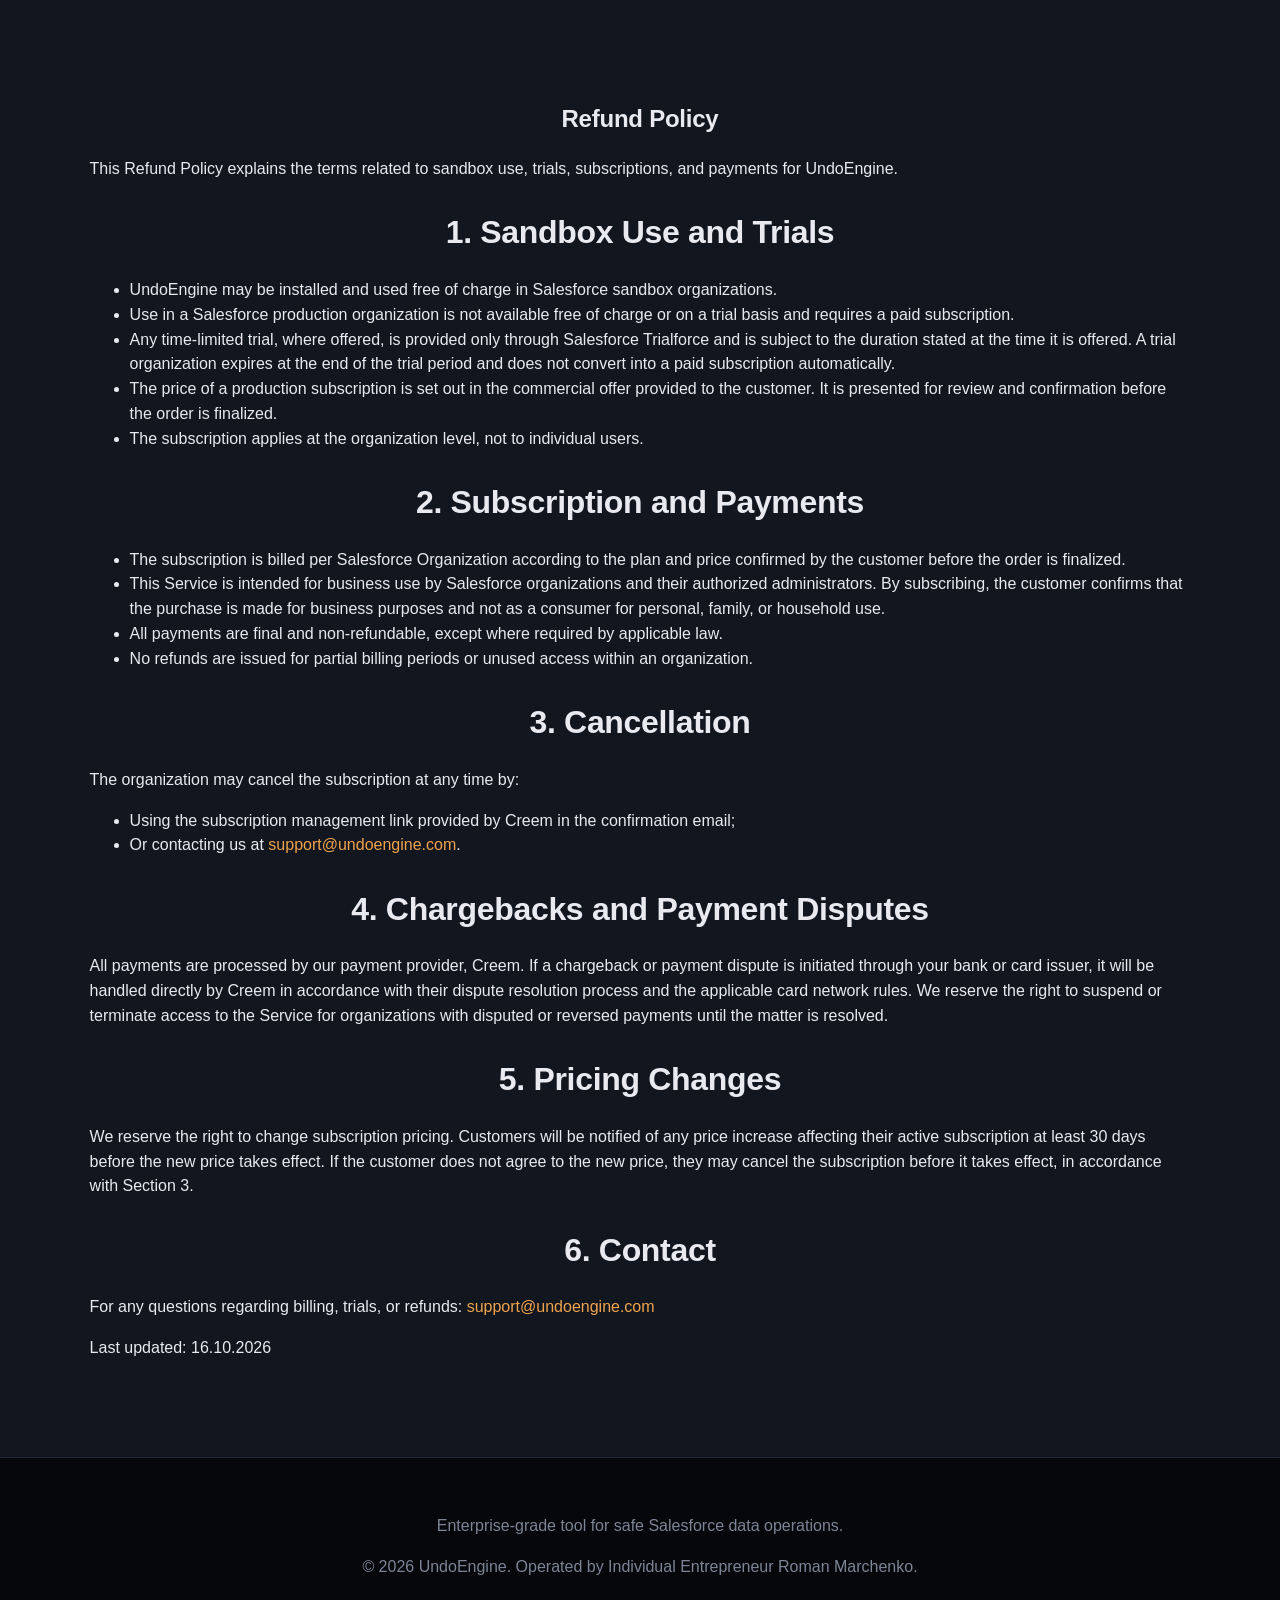
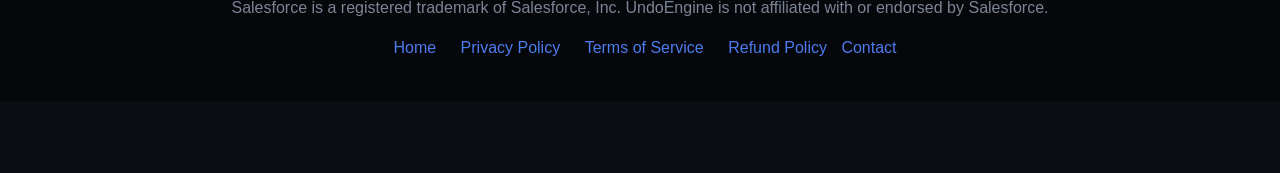
<file: refund-policy.html>
<!DOCTYPE html>
<html lang="en">

<head>
    <meta charset="UTF-8">
    <meta name="viewport" content="width=device-width, initial-scale=1.0">
    <title>Refund Policy</title>
    <link rel="stylesheet" href="styles.css">
    <link rel="icon" href="images/favicon.png" type="image/png">
</head>

<body>
    <section class="section dark">
        <div class="container narrow">
            <h1>Refund Policy</h1>

            <p>
                This Refund Policy explains the terms related to sandbox use, trials, subscriptions, and payments for UndoEngine.
            </p>

            <h2>1. Sandbox Use and Trials</h2>
            <ul>
                <li>UndoEngine may be installed and used free of charge in Salesforce sandbox organizations.</li>
                <li>Use in a Salesforce production organization is not available free of charge or on a trial basis
                    and requires a paid subscription.</li>
                <li>Any time-limited trial, where offered, is provided only through Salesforce Trialforce and is
                    subject to the duration stated at the time it is offered. A trial organization expires at the
                    end of the trial period and does not convert into a paid subscription automatically.</li>
                <li>The price of a production subscription is set out in the commercial offer provided to the
                    customer. It is presented for review and confirmation before the order is finalized.</li>
                <li>The subscription applies at the organization level, not to individual users.</li>
            </ul>

            <h2>2. Subscription and Payments</h2>
            <ul>
                <li>The subscription is billed per Salesforce Organization according to the plan and price
                    confirmed by the customer before the order is finalized.</li>
                <li>This Service is intended for business use by Salesforce organizations and their authorized
                    administrators. By subscribing, the customer confirms that the purchase is made for business
                    purposes and not as a consumer for personal, family, or household use.</li>
                <li>All payments are final and non-refundable, except where required by applicable law.</li>
                <li>No refunds are issued for partial billing periods or unused access within an organization.</li>
            </ul>

            <h2>3. Cancellation</h2>
            <p>
                The organization may cancel the subscription at any time by:
            </p>
            <ul>
                <li>Using the subscription management link provided by Creem in the confirmation email;</li>
                <li>Or contacting us at
                    <span class="feature-highlight allow-select">support@undoengine.com</span>.
                </li>
            </ul>

            <h2>4. Chargebacks and Payment Disputes</h2>
            <p>
                All payments are processed by our payment provider, Creem. If a chargeback or payment dispute is
                initiated through your bank or card issuer, it will be handled directly by Creem in accordance with
                their dispute resolution process and the applicable card network rules. We reserve the right to
                suspend or terminate access to the Service for organizations with disputed or reversed payments
                until the matter is resolved.
            </p>

            <h2>5. Pricing Changes</h2>
            <p>
                We reserve the right to change subscription pricing. Customers will be notified of any price
                increase affecting their active subscription at least 30 days before the new price takes effect.
                If the customer does not agree to the new price, they may cancel the subscription before it takes
                effect, in accordance with Section 3.
            </p>

            <h2>6. Contact</h2>
            <p>
                For any questions regarding billing, trials, or refunds:
                <span class="feature-highlight allow-select">support@undoengine.com</span>
            </p>

            <p>Last updated: 16.10.2026</p>
        </div>
    </section>

    <div id="footer"></div>
    <script src="main.js"></script>
</body>

</html>
</file>
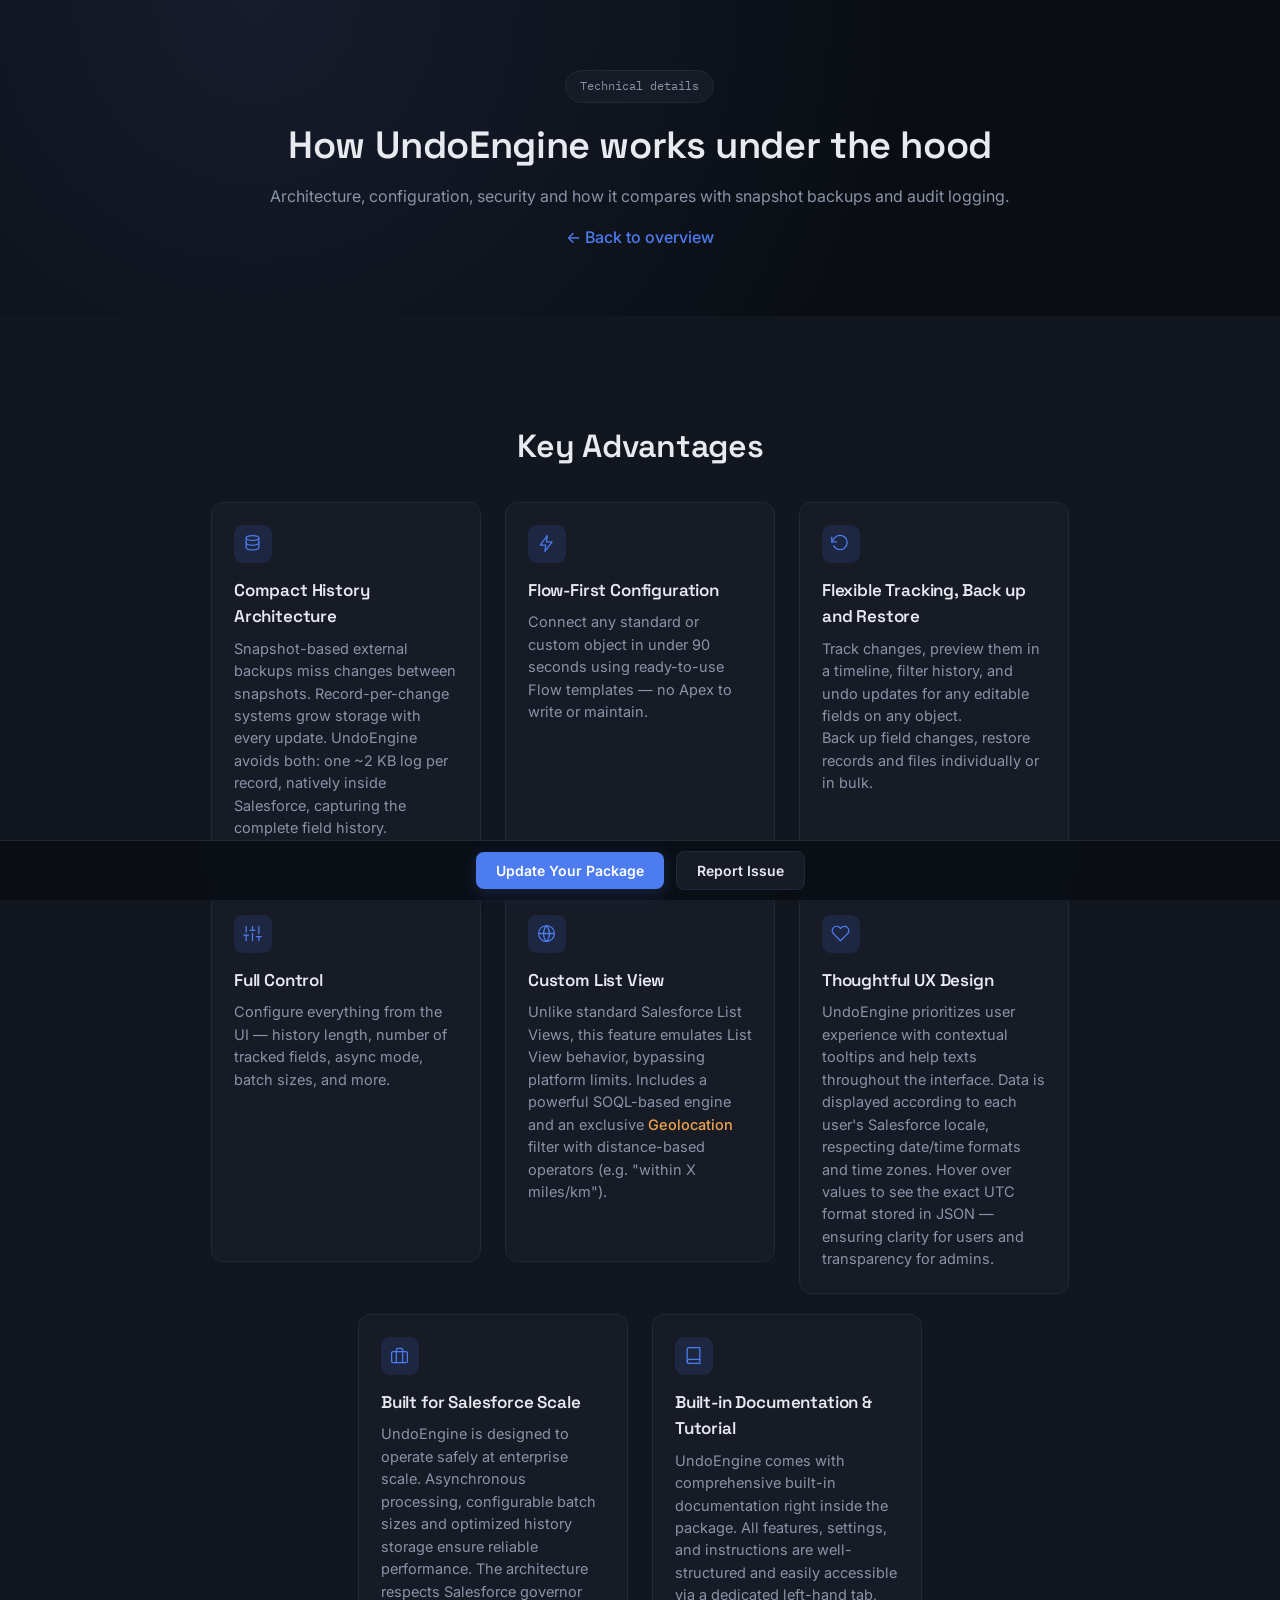
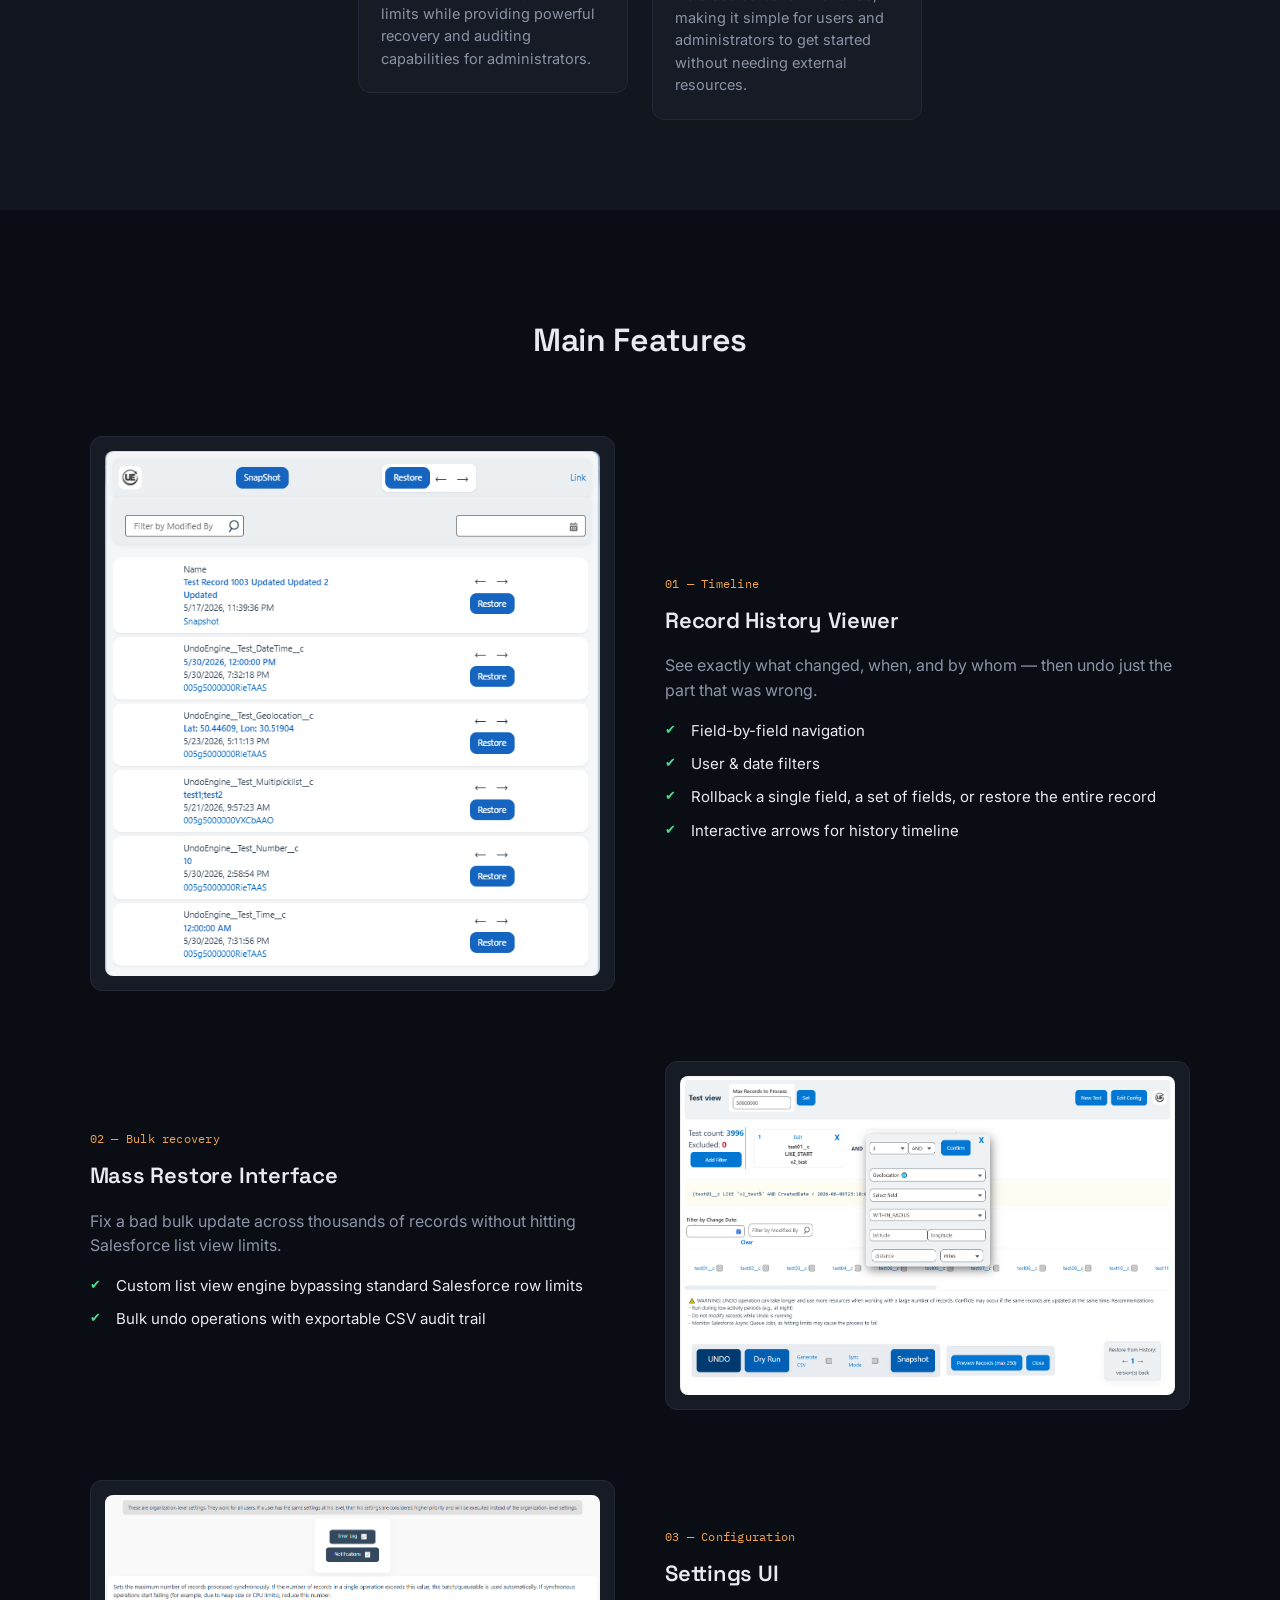
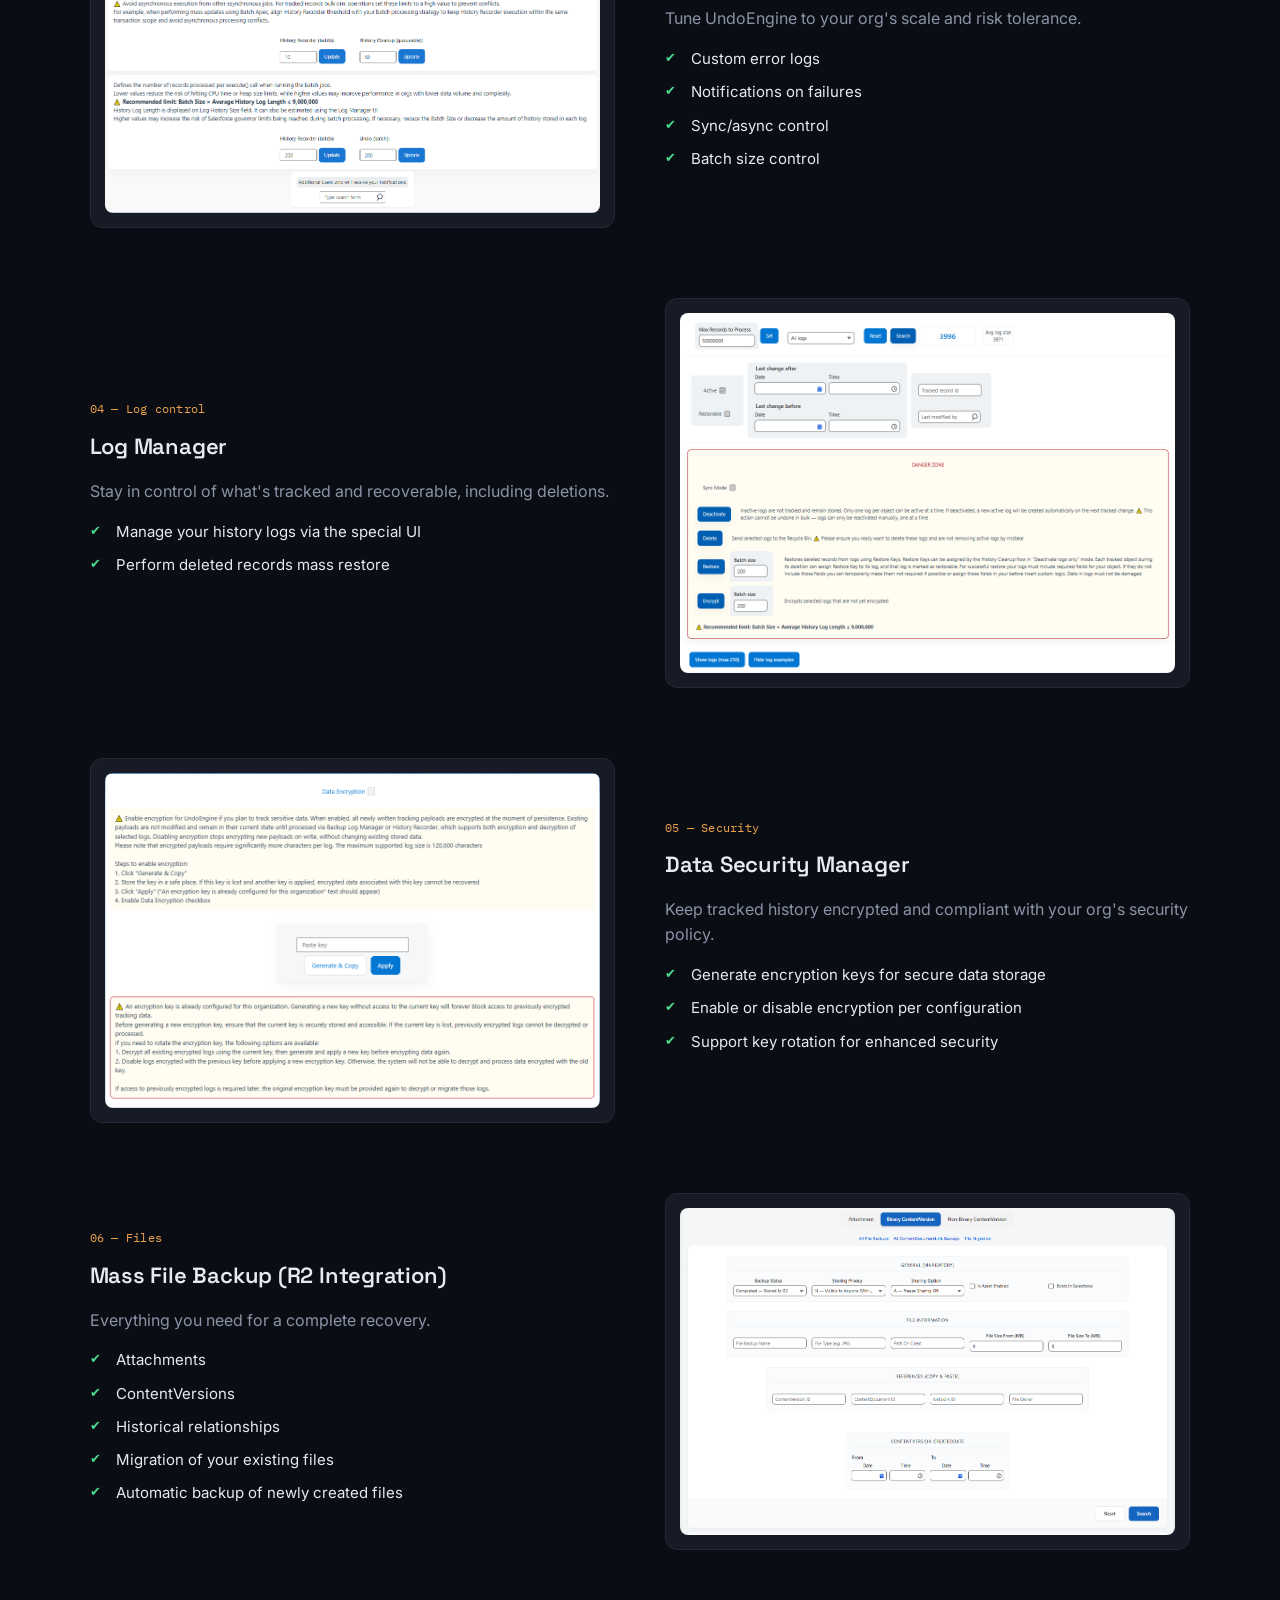
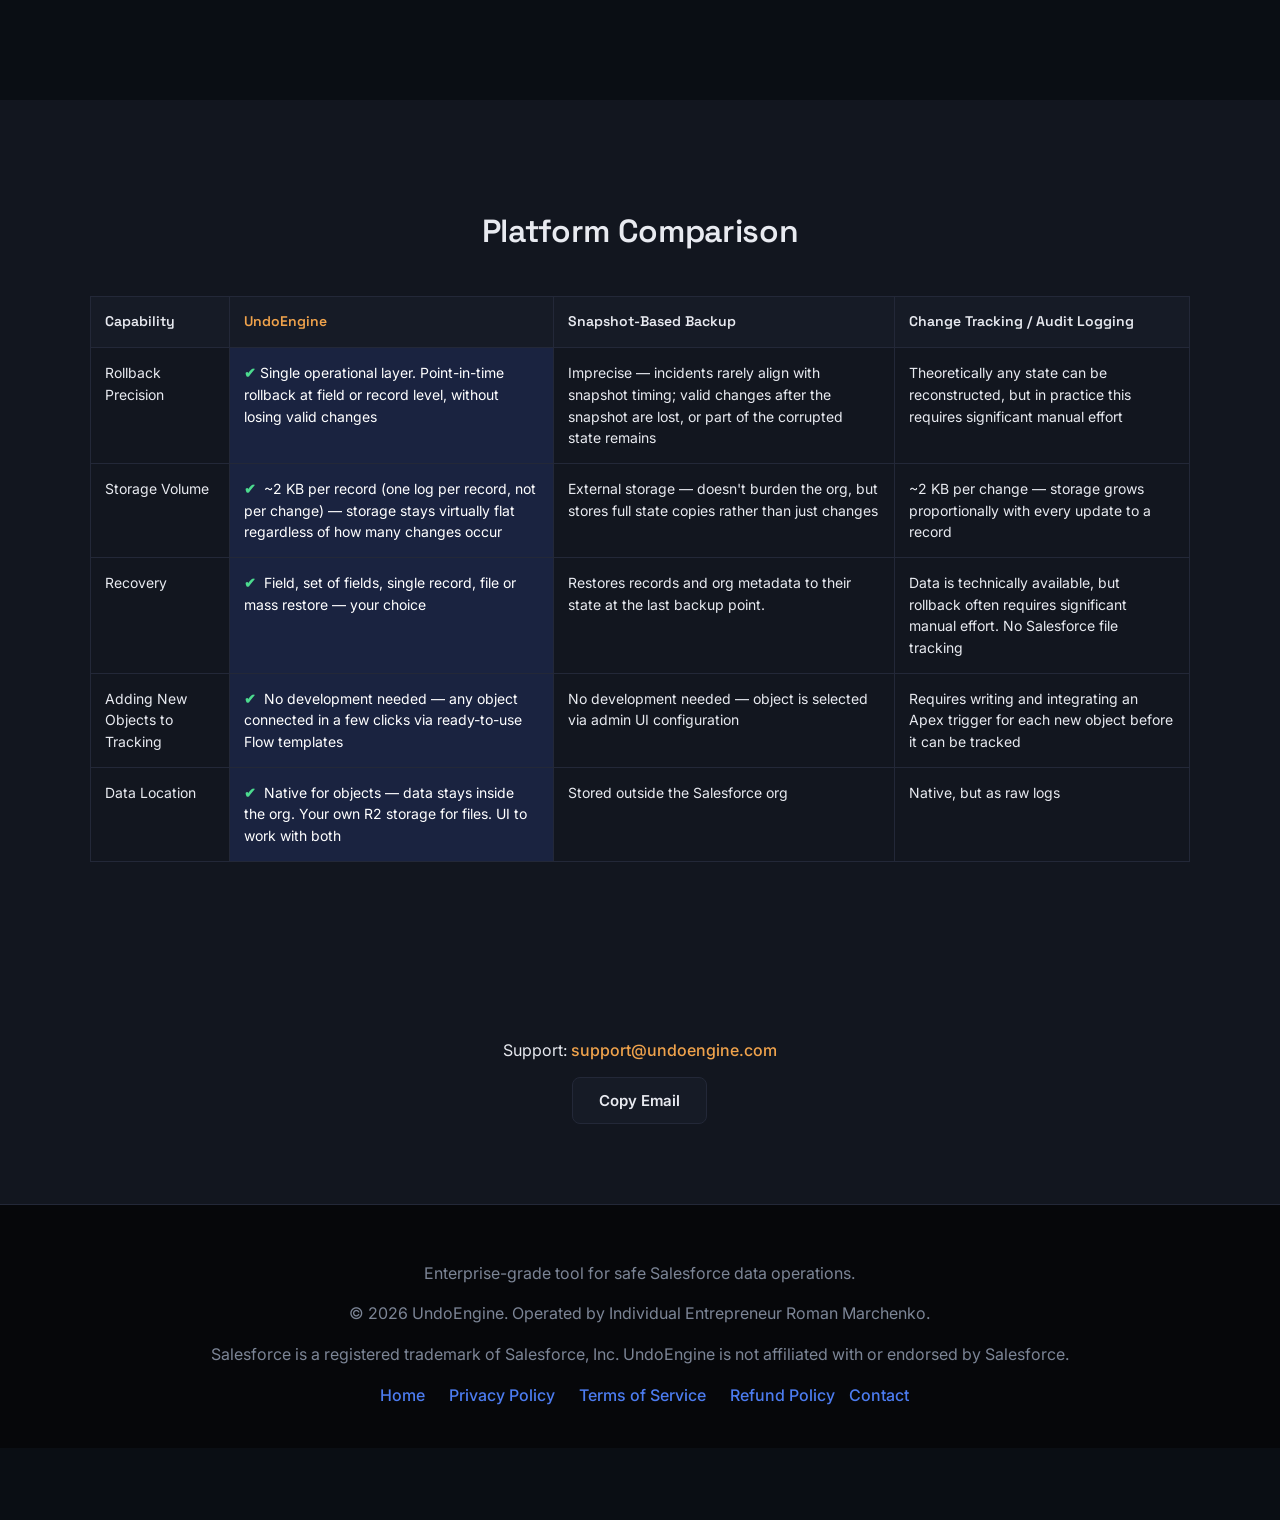
<file: technical.html>
<!DOCTYPE html>
<html lang="en">

<head>
    <meta charset="UTF-8">
    <meta name="viewport" content="width=device-width, initial-scale=1.0">
    <meta name="description" content="UndoEngine technical details: compact history architecture, Flow-first configuration, mass restore, security, file backup and a comparison with snapshot backups and audit logging.">
    <meta name="keywords" content="salesforce, undo engine, undoengine, data recovery, rollback, mass update, field history, backup, service, salesforce backup, salesforce rollback tool, data restore, undo records, salesforce admin tool, record history tracking, mass data update salesforce, org backup">
    <meta name="robots" content="index, follow">

    <title>UndoEngine — Technical Details</title>
    <link rel="canonical" href="https://undoengine.com/technical.html">
    <link rel="stylesheet" href="styles.css">
    <link rel="stylesheet" href="home.css">

    <link rel="preconnect" href="https://fonts.googleapis.com">
    <link rel="preconnect" href="https://fonts.gstatic.com" crossorigin>
    <link href="https://fonts.googleapis.com/css2?family=Space+Grotesk:wght@500;600;700&family=Inter:wght@400;500;600&family=IBM+Plex+Mono:wght@400;500&display=swap" rel="stylesheet">

    <link rel="icon" href="images/favicon.png" type="image/png">
    <link rel="apple-touch-icon" sizes="180x180" href="images/favicon.png">
</head>

<body>

<header class="page-header">
    <div class="container narrow" style="text-align:center;">
        <div class="badge">Technical details</div>
        <h1>How UndoEngine works under the hood</h1>
        <p class="lead">Architecture, configuration, security and how it compares with snapshot backups and audit logging.</p>
        <p><a href="index.html">← Back to overview</a></p>
    </div>
</header>

    <section id="advantages" class="section dark">
        <div class="container wide">
            <h2>Key Advantages</h2>
            <div class="adv-grid">

                <div class="adv-card fade-in">
                    <div class="adv-icon">
                        <svg viewBox="0 0 24 24" fill="none" stroke="currentColor" stroke-width="1.6" stroke-linecap="round" stroke-linejoin="round"><ellipse cx="12" cy="5" rx="8" ry="3"></ellipse><path d="M4 5v6c0 1.66 3.58 3 8 3s8-1.34 8-3V5"></path><path d="M4 11v6c0 1.66 3.58 3 8 3s8-1.34 8-3v-6"></path></svg>
                    </div>
                    <h3>Compact History Architecture</h3>
                    <p>Snapshot-based external backups miss changes between snapshots. Record-per-change systems grow storage with every update. UndoEngine avoids both: one ~2 KB log per record, natively inside Salesforce, capturing the complete field history.</p>
                </div>

                <div class="adv-card fade-in">
                    <div class="adv-icon">
                        <svg viewBox="0 0 24 24" fill="none" stroke="currentColor" stroke-width="1.6" stroke-linecap="round" stroke-linejoin="round"><path d="M13 2 4 14h7l-1 8 9-12h-7l1-8z"></path></svg>
                    </div>
                    <h3>Flow-First Configuration</h3>
                    <p>Connect any standard or custom object in under 90 seconds using ready-to-use Flow templates — no Apex to write or maintain.</p>
                </div>

                <div class="adv-card fade-in">
                    <div class="adv-icon">
                        <svg viewBox="0 0 24 24" fill="none" stroke="currentColor" stroke-width="1.6" stroke-linecap="round" stroke-linejoin="round"><polyline points="1 4 1 10 7 10"></polyline><path d="M3.51 15a9 9 0 1 0 .49-9.36L1 10"></path></svg>
                    </div>
                    <h3>Flexible Tracking, Back up and Restore</h3>
                    <p>Track changes, preview them in a timeline, filter history, and undo updates for any editable fields on any object.</p>
                    <p>Back up field changes, restore records and files individually or in bulk.</p>
                </div>

                <div class="adv-card fade-in">
                    <div class="adv-icon">
                        <svg viewBox="0 0 24 24" fill="none" stroke="currentColor" stroke-width="1.6" stroke-linecap="round" stroke-linejoin="round"><line x1="4" y1="21" x2="4" y2="14"></line><line x1="4" y1="10" x2="4" y2="3"></line><line x1="12" y1="21" x2="12" y2="12"></line><line x1="12" y1="8" x2="12" y2="3"></line><line x1="20" y1="21" x2="20" y2="16"></line><line x1="20" y1="12" x2="20" y2="3"></line><line x1="1" y1="14" x2="7" y2="14"></line><line x1="9" y1="8" x2="15" y2="8"></line><line x1="17" y1="16" x2="23" y2="16"></line></svg>
                    </div>
                    <h3>Full Control</h3>
                    <p>Configure everything from the UI — history length, number of tracked fields, async mode, batch sizes, and more.</p>
                </div>

                <div class="adv-card fade-in">
                    <div class="adv-icon">
                        <svg viewBox="0 0 24 24" fill="none" stroke="currentColor" stroke-width="1.6" stroke-linecap="round" stroke-linejoin="round"><circle cx="12" cy="12" r="10"></circle><line x1="2" y1="12" x2="22" y2="12"></line><path d="M12 2a15 15 0 0 1 0 20 15 15 0 0 1 0-20z"></path></svg>
                    </div>
                    <h3>Custom List View</h3>
                    <p>Unlike standard Salesforce List Views, this feature emulates List View behavior, bypassing platform limits. Includes a powerful SOQL-based engine and an exclusive <span class="feature-highlight">Geolocation</span> filter with distance-based operators (e.g. "within X miles/km").</p>
                </div>

                <div class="adv-card fade-in">
                    <div class="adv-icon">
                        <svg viewBox="0 0 24 24" fill="none" stroke="currentColor" stroke-width="1.6" stroke-linecap="round" stroke-linejoin="round"><path d="M20.84 4.61a5.5 5.5 0 0 0-7.78 0L12 5.67l-1.06-1.06a5.5 5.5 0 0 0-7.78 7.78l1.06 1.06L12 21.23l7.78-7.78 1.06-1.06a5.5 5.5 0 0 0 0-7.78z"></path></svg>
                    </div>
                    <h3>Thoughtful UX Design</h3>
                    <p>UndoEngine prioritizes user experience with contextual tooltips and help texts throughout the interface. Data is displayed according to each user's Salesforce locale, respecting date/time formats and time zones. Hover over values to see the exact UTC format stored in JSON — ensuring clarity for users and transparency for admins.</p>
                </div>

                <div class="adv-card fade-in">
                    <div class="adv-icon">
                        <svg viewBox="0 0 24 24" fill="none" stroke="currentColor" stroke-width="1.6" stroke-linecap="round" stroke-linejoin="round"><rect x="2" y="7" width="20" height="14" rx="2"></rect><path d="M16 21V5a2 2 0 0 0-2-2h-4a2 2 0 0 0-2 2v16"></path></svg>
                    </div>
                    <h3>Built for Salesforce Scale</h3>
                    <p>UndoEngine is designed to operate safely at enterprise scale. Asynchronous processing, configurable batch sizes and optimized history storage ensure reliable performance. The architecture respects Salesforce governor limits while providing powerful recovery and auditing capabilities for administrators.</p>
                </div>

                <div class="adv-card fade-in">
                    <div class="adv-icon">
                        <svg viewBox="0 0 24 24" fill="none" stroke="currentColor" stroke-width="1.6" stroke-linecap="round" stroke-linejoin="round"><path d="M4 19.5A2.5 2.5 0 0 1 6.5 17H20"></path><path d="M6.5 2H20v20H6.5A2.5 2.5 0 0 1 4 19.5v-15A2.5 2.5 0 0 1 6.5 2z"></path></svg>
                    </div>
                    <h3>Built-in Documentation &amp; Tutorial</h3>
                    <p>UndoEngine comes with comprehensive built-in documentation right inside the package. All features, settings, and instructions are well-structured and easily accessible via a dedicated left-hand tab, making it simple for users and administrators to get started without needing external resources.</p>
                </div>

            </div>
        </div>
    </section>

    <section id="features" class="section">
        <div class="container">
            <h2>Main Features</h2>

            <div class="two-col fade-in">
                <div class="two-col-media">
                    <img src="images/history-viewer.png" alt="Record History Viewer" class="product-image">
                </div>
                <div class="two-col-copy">
                    <span class="eyebrow">01 — Timeline</span>
                    <h3>Record History Viewer</h3>
                    <p>See exactly what changed, when, and by whom — then undo just the part that was wrong.</p>
                    <ul class="checklist">
                        <li>Field-by-field navigation</li>
                        <li>User &amp; date filters</li>
                        <li>Rollback a single field, a set of fields, or restore the entire record</li>
                        <li>Interactive arrows for history timeline</li>
                    </ul>
                </div>
            </div>

            <div class="two-col fade-in flip">
                <div class="two-col-media">
                    <img src="images/mass-undo.png" alt="Mass Restore Interface" class="product-image">
                </div>
                <div class="two-col-copy">
                    <span class="eyebrow">02 — Bulk recovery</span>
                    <h3>Mass Restore Interface</h3>
                    <p>Fix a bad bulk update across thousands of records without hitting Salesforce list view limits.</p>
                    <ul class="checklist">
                        <li>Custom list view engine bypassing standard Salesforce row limits</li>
                        <li>Bulk undo operations with exportable CSV audit trail</li>
                    </ul>
                </div>
            </div>

            <div class="two-col fade-in">
                <div class="two-col-media">
                    <img src="images/settings-page.png" alt="Settings UI" class="product-image">
                </div>
                <div class="two-col-copy">
                    <span class="eyebrow">03 — Configuration</span>
                    <h3>Settings UI</h3>
                    <p>Tune UndoEngine to your org's scale and risk tolerance.</p>
                    <ul class="checklist">
                        <li>Custom error logs</li>
                        <li>Notifications on failures</li>
                        <li>Sync/async control</li>
                        <li>Batch size control</li>
                    </ul>
                </div>
            </div>

            <div class="two-col fade-in flip">
                <div class="two-col-media">
                    <img src="images/log-manager.png" alt="Log Manager" class="product-image">
                </div>
                <div class="two-col-copy">
                    <span class="eyebrow">04 — Log control</span>
                    <h3>Log Manager</h3>
                    <p>Stay in control of what's tracked and recoverable, including deletions.</p>
                    <ul class="checklist">
                        <li>Manage your history logs via the special UI</li>
                        <li>Perform deleted records mass restore</li>
                    </ul>
                </div>
            </div>

            <div class="two-col fade-in">
                <div class="two-col-media">
                    <img src="images/encryption-manager.png" alt="Data Security Manager" class="product-image">
                </div>
                <div class="two-col-copy">
                    <span class="eyebrow">05 — Security</span>
                    <h3>Data Security Manager</h3>
                    <p>Keep tracked history encrypted and compliant with your org's security policy.</p>
                    <ul class="checklist">
                        <li>Generate encryption keys for secure data storage</li>
                        <li>Enable or disable encryption per configuration</li>
                        <li>Support key rotation for enhanced security</li>
                    </ul>
                </div>
            </div>

            <div class="two-col fade-in flip">
                <div class="two-col-media">
                    <img src="images/file-backup.png" alt="File Backup" class="product-image">
                </div>
                <div class="two-col-copy">
                    <span class="eyebrow">06 — Files</span>
                    <h3>Mass File Backup (R2 Integration)</h3>
                    <p>Everything you need for a complete recovery.</p>
                    <ul class="checklist">
                        <li>Attachments</li>
                        <li>ContentVersions</li>
                        <li>Historical relationships</li>
                        <li>Migration of your existing files</li>
                        <li>Automatic backup of newly created files</li>
                    </ul>
                </div>
            </div>

        </div>
    </section>

    <!-- Comparison Section -->
    <section id="comparison" class="section dark">
        <div class="container">
            <h2>Platform Comparison</h2>
            <div class="table-scroll">
                <table class="comparison fade-in">
                    <thead>
                        <tr>
                            <th>Capability</th>
                            <th class="highlight-col">UndoEngine</th>
                            <th>Snapshot-Based Backup</th>
                            <th>Change Tracking / Audit Logging</th>
                        </tr>
                    </thead>
                    <tbody>
                        <tr>
                            <td>Rollback Precision</td>
                            <td class="highlight-col"><span class="check">✔</span>Single operational layer. Point-in-time rollback at field or record level, without losing valid changes</td>
                            <td>Imprecise — incidents rarely align with snapshot timing; valid changes after the snapshot are lost, or part of the corrupted state remains</td>
                            <td>Theoretically any state can be reconstructed, but in practice this requires significant manual effort</td>
                        </tr>
                        <tr>
                            <td>Storage Volume</td>
                            <td class="highlight-col"><span class="check">✔</span> ~2 KB per record (one log per record, not per change) — storage stays virtually flat regardless of how many changes occur</td>
                            <td>External storage — doesn't burden the org, but stores full state copies rather than just changes</td>
                            <td>~2 KB per change — storage grows proportionally with every update to a record</td>
                        </tr>
                        <tr>
                            <td>Recovery</td>
                            <td class="highlight-col"><span class="check">✔</span> Field, set of fields, single record, file or mass restore — your choice</td>
                            <td>Restores records and org metadata to their state at the last backup point.</td>
                            <td>Data is technically available, but rollback often requires significant manual effort. No Salesforce file tracking</td>
                        </tr>
                        <tr>
                            <td>Adding New Objects to Tracking</td>
                            <td class="highlight-col"><span class="check">✔</span> No development needed — any object connected in a few clicks via ready-to-use Flow templates</td>
                            <td>No development needed — object is selected via admin UI configuration</td>
                            <td>Requires writing and integrating an Apex trigger for each new object before it can be tracked</td>
                        </tr>
                        <tr>
                            <td>Data Location</td>
                            <td class="highlight-col"><span class="check">✔</span> Native for objects — data stays inside the org. Your own R2 storage for files. UI to work with both</td>
                            <td>Stored outside the Salesforce org</td>
                            <td>Native, but as raw logs</td>
                        </tr>
                    </tbody>
                </table>
            </div>
        </div>
    </section>

    <!-- ===== Support ===== -->
    <section class="section demo-request-section dark">
        <div class="container narrow" style="text-align:center;">
            <p>
                Support:
                <a href="mailto:support@undoengine.com" id="email-text" class="feature-highlight allow-select">
                    support@undoengine.com
                </a>
            </p>
        
            <button class="secondary-btn" onclick="copyEmail()">
                Copy Email
            </button>
        </div>
    </section>

    <div class="sticky-actions">
        <div class="store-button-container">
            <button class="primary-btn" onclick="checkUpgrade()">Update Your Package</button>
            <button class="secondary-btn" onclick="reportIssue()">Report Issue</button>
        </div>
    </div>

    <div id="footer"></div>
    <script src="main.js"></script>
</body>

</html>
</file>
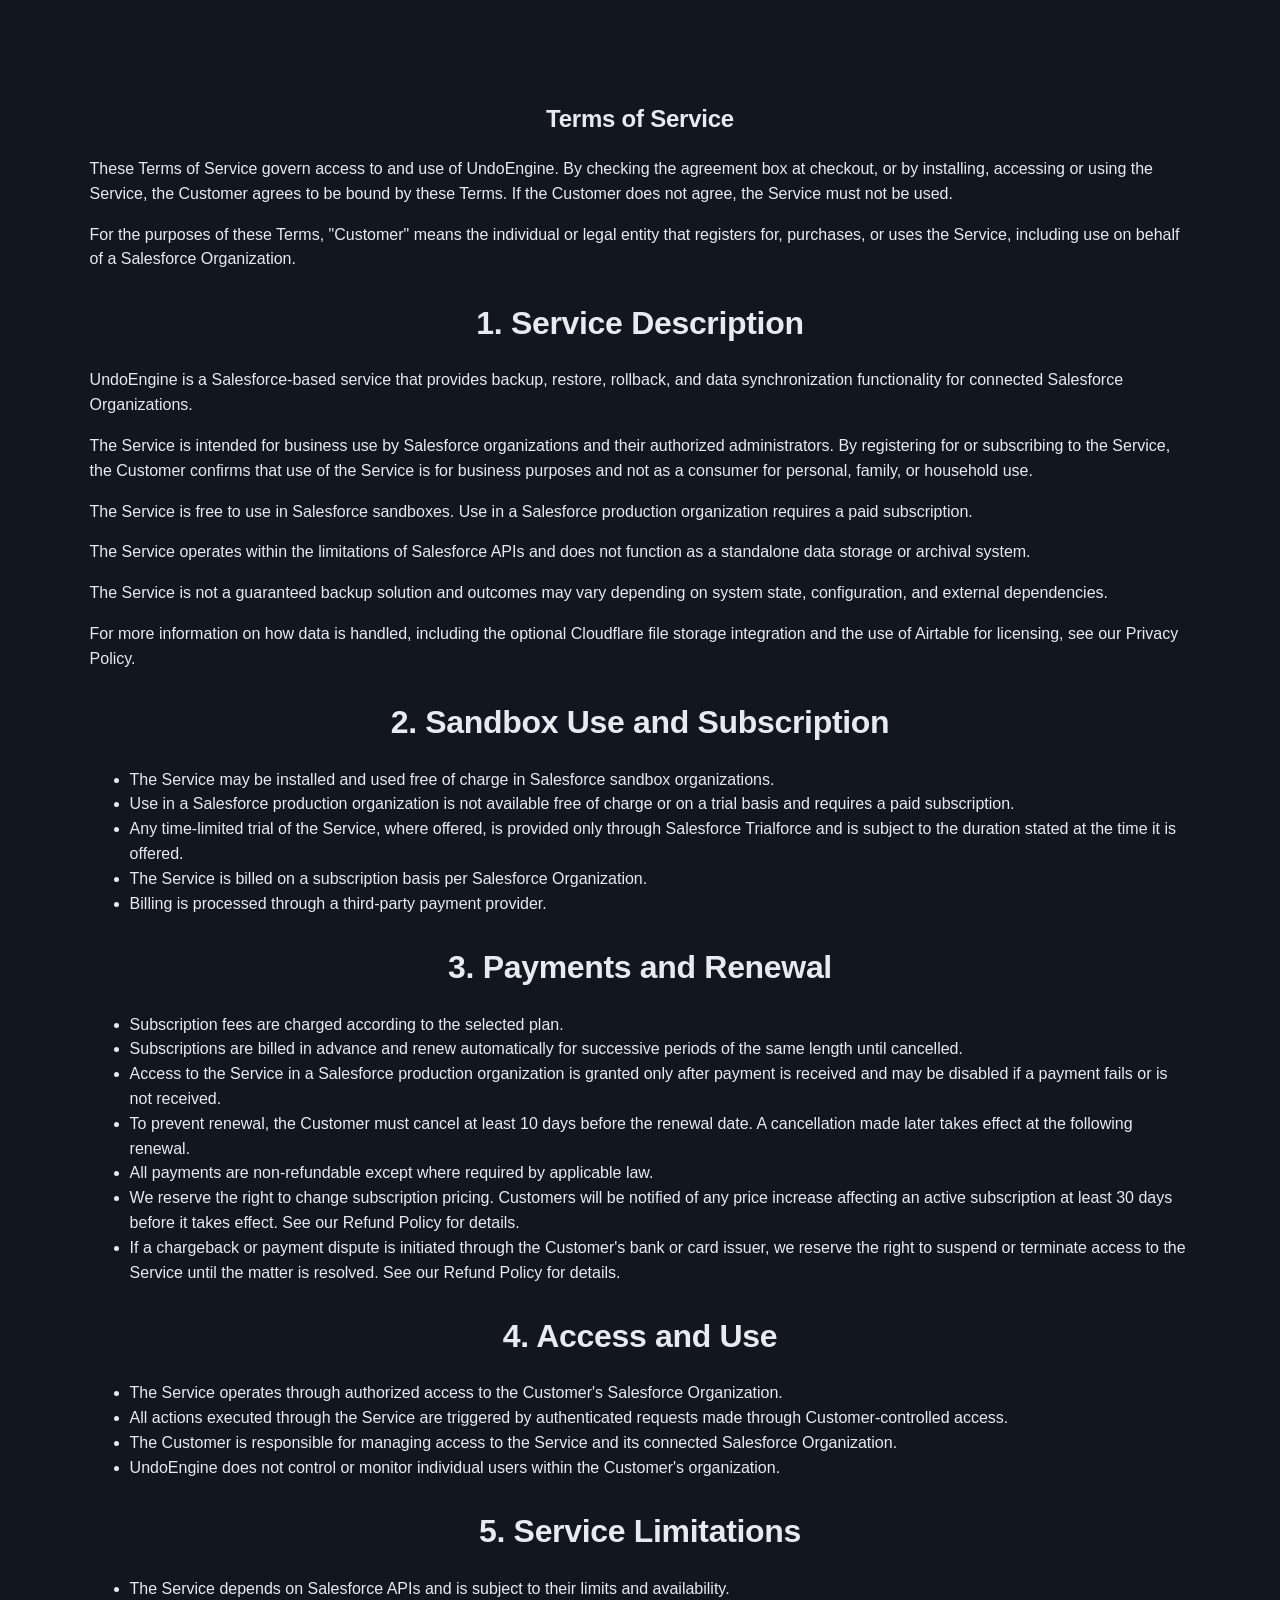
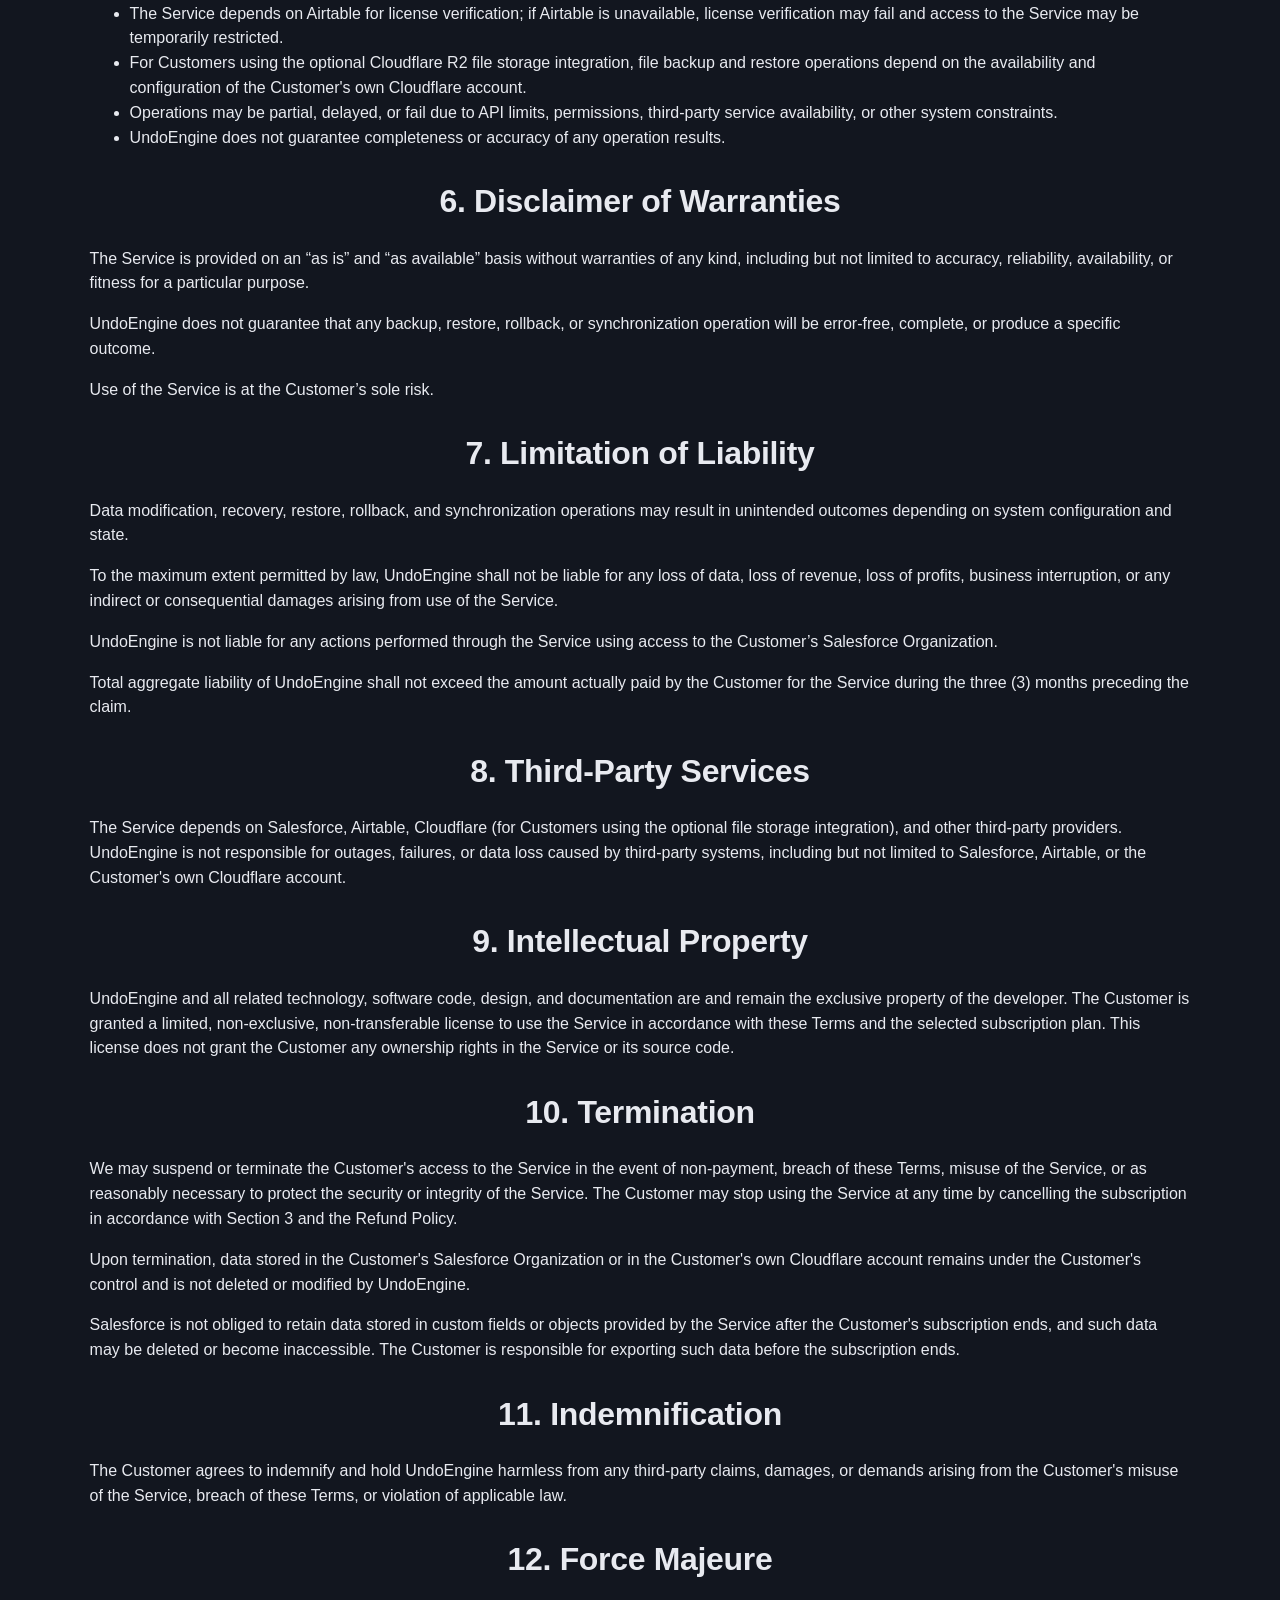
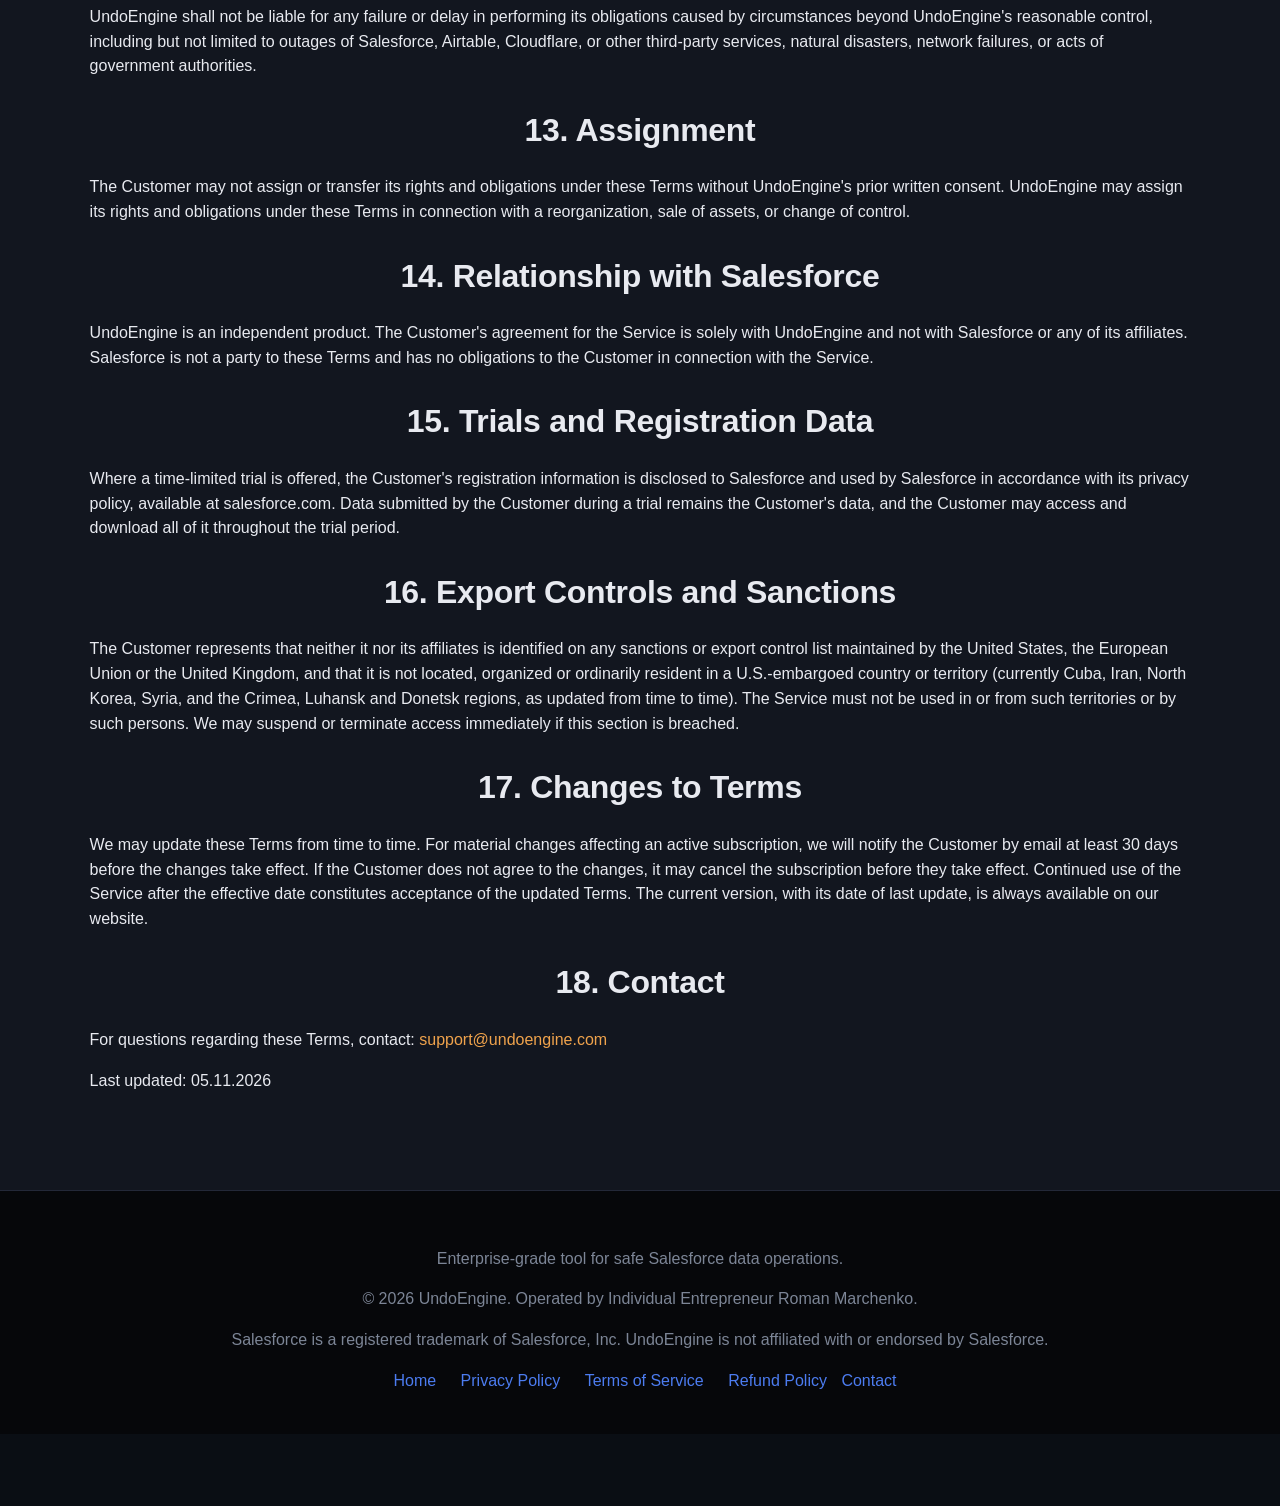
<file: terms-of-service.html>
<!DOCTYPE html>
<html lang="en">

<head>
    <meta charset="UTF-8">
    <meta name="viewport" content="width=device-width, initial-scale=1.0">
    <title>Terms of Service</title>
    <link rel="stylesheet" href="styles.css">
    <link rel="icon" href="images/favicon.png" type="image/png">
</head>

<body>
    <section class="section dark">
        <div class="container narrow">

            <h1>Terms of Service</h1>

            <p>
                These Terms of Service govern access to and use of UndoEngine. By checking the agreement box at checkout, or by installing, accessing or using the Service, the Customer agrees to be bound by these Terms. If the Customer does not agree, the Service must not be used.
            </p>

            <p>
                For the purposes of these Terms, "Customer" means the individual or legal entity that registers for, purchases, or uses the Service, including use on behalf of a Salesforce Organization.
            </p>

            <h2>1. Service Description</h2>
            <p>
                UndoEngine is a Salesforce-based service that provides backup, restore, rollback, and data synchronization functionality for connected Salesforce Organizations.
            </p>

            <p>
                The Service is intended for business use by Salesforce organizations and their authorized administrators. By registering for or subscribing to the Service, the Customer confirms that use of the Service is for business purposes and not as a consumer for personal, family, or household use.
            </p>

            <p>
                The Service is free to use in Salesforce sandboxes. Use in a Salesforce production organization requires a paid subscription.
            </p>

            <p>
                The Service operates within the limitations of Salesforce APIs and does not function as a standalone data storage or archival system.
            </p>

            <p>
                The Service is not a guaranteed backup solution and outcomes may vary depending on system state, configuration, and external dependencies.
            </p>

            <p>
                For more information on how data is handled, including the optional Cloudflare file storage integration and the use of Airtable for licensing, see our Privacy Policy.
            </p>

            <h2>2. Sandbox Use and Subscription</h2>
            <ul>
                <li>The Service may be installed and used free of charge in Salesforce sandbox organizations.</li>
                <li>Use in a Salesforce production organization is not available free of charge or on a trial basis
                    and requires a paid subscription.</li>
                <li>Any time-limited trial of the Service, where offered, is provided only through Salesforce
                    Trialforce and is subject to the duration stated at the time it is offered.</li>
                <li>The Service is billed on a subscription basis per Salesforce Organization.</li>
                <li>Billing is processed through a third-party payment provider.</li>
            </ul>

            <h2>3. Payments and Renewal</h2>
            <ul>
                <li>Subscription fees are charged according to the selected plan.</li>
                <li>Subscriptions are billed in advance and renew automatically for successive periods of the same length until cancelled.</li>
                <li>Access to the Service in a Salesforce production organization is granted only after payment is received and may be disabled if a payment fails or is not received.</li>
                <li>To prevent renewal, the Customer must cancel at least 10 days before the renewal date. A cancellation made later takes effect at the following renewal.</li>
                <li>All payments are non-refundable except where required by applicable law.</li>
                <li>We reserve the right to change subscription pricing. Customers will be notified of any price increase affecting an active subscription at least 30 days before it takes effect. See our Refund Policy for details.</li>
                <li>If a chargeback or payment dispute is initiated through the Customer's bank or card issuer, we reserve the right to suspend or terminate access to the Service until the matter is resolved. See our Refund Policy for details.</li>
            </ul>

            <h2>4. Access and Use</h2>
            <ul>
                <li>The Service operates through authorized access to the Customer's Salesforce Organization.</li>
                <li>All actions executed through the Service are triggered by authenticated requests made through Customer-controlled access.</li>
                <li>The Customer is responsible for managing access to the Service and its connected Salesforce Organization.</li>
                <li>UndoEngine does not control or monitor individual users within the Customer's organization.</li>
            </ul>

            <h2>5. Service Limitations</h2>
            <ul>
                <li>The Service depends on Salesforce APIs and is subject to their limits and availability.</li>
                <li>The Service depends on Airtable for license verification; if Airtable is unavailable, license
                    verification may fail and access to the Service may be temporarily restricted.</li>
                <li>For Customers using the optional Cloudflare R2 file storage integration, file backup and
                    restore operations depend on the availability and configuration of the Customer's own
                    Cloudflare account.</li>
                <li>Operations may be partial, delayed, or fail due to API limits, permissions, third-party service
                    availability, or other system constraints.</li>
                <li>UndoEngine does not guarantee completeness or accuracy of any operation results.</li>
            </ul>

            <h2>6. Disclaimer of Warranties</h2>
            <p>
                The Service is provided on an “as is” and “as available” basis without warranties of any kind,
                including but not limited to accuracy, reliability, availability, or fitness for a particular purpose.
            </p>

            <p>
                UndoEngine does not guarantee that any backup, restore, rollback, or synchronization operation
                will be error-free, complete, or produce a specific outcome.
            </p>

            <p>
                Use of the Service is at the Customer’s sole risk.
            </p>

            <h2>7. Limitation of Liability</h2>
            <p>
                Data modification, recovery, restore, rollback, and synchronization operations may result in unintended outcomes
                depending on system configuration and state.
            </p>

            <p>
                To the maximum extent permitted by law, UndoEngine shall not be liable for any loss of data,
                loss of revenue, loss of profits, business interruption, or any indirect or consequential damages
                arising from use of the Service.
            </p>

            <p>
                UndoEngine is not liable for any actions performed through the Service using access to the Customer’s Salesforce Organization.
            </p>

            <p>
                Total aggregate liability of UndoEngine shall not exceed the amount actually paid by the Customer
                for the Service during the three (3) months preceding the claim.
            </p>

            <h2>8. Third-Party Services</h2>
            <p>
                The Service depends on Salesforce, Airtable, Cloudflare (for Customers using the optional file
                storage integration), and other third-party providers. UndoEngine is not responsible for outages,
                failures, or data loss caused by third-party systems, including but not limited to Salesforce,
                Airtable, or the Customer's own Cloudflare account.
            </p>

            <h2>9. Intellectual Property</h2>
            <p>
                UndoEngine and all related technology, software code, design, and documentation are and remain the
                exclusive property of the developer. The Customer is granted a limited, non-exclusive,
                non-transferable license to use the Service in accordance with these Terms and the selected
                subscription plan. This license does not grant the Customer any ownership rights in the Service or
                its source code.
            </p>

            <h2>10. Termination</h2>
            <p>
                We may suspend or terminate the Customer's access to the Service in the event of non-payment, breach of these Terms, misuse of the Service, or as reasonably necessary to protect the security or integrity of the Service. The Customer may stop using the Service at any time by cancelling the subscription in accordance with Section 3 and the Refund Policy.
            </p>
            <p>
                Upon termination, data stored in the Customer's Salesforce Organization or in the Customer's own Cloudflare account remains under the Customer's control and is not deleted or modified by UndoEngine.
            </p>
            <p>
                Salesforce is not obliged to retain data stored in custom fields or objects provided by the Service after the Customer's subscription ends, and such data may be deleted or become inaccessible. The Customer is responsible for exporting such data before the subscription ends.
            </p>

            <h2>11. Indemnification</h2>
            <p>
                The Customer agrees to indemnify and hold UndoEngine harmless from any third-party claims, damages, or demands arising from the Customer's misuse of the Service, breach of these Terms, or violation of applicable law.
            </p>

            <h2>12. Force Majeure</h2>
            <p>
                UndoEngine shall not be liable for any failure or delay in performing its obligations caused by circumstances beyond UndoEngine's reasonable control, including but not limited to outages of Salesforce, Airtable, Cloudflare, or other third-party services, natural disasters, network failures, or acts of government authorities.
            </p>

            <h2>13. Assignment</h2>
            <p>
                The Customer may not assign or transfer its rights and obligations under these Terms without UndoEngine's prior written consent. UndoEngine may assign its rights and obligations under these Terms in connection with a reorganization, sale of assets, or change of control.
            </p>

            <h2>14. Relationship with Salesforce</h2>
            <p>
                UndoEngine is an independent product. The Customer's agreement for the Service is solely with UndoEngine and not with Salesforce or any of its affiliates. Salesforce is not a party to these Terms and has no obligations to the Customer in connection with the Service.
            </p>

            <h2>15. Trials and Registration Data</h2>
            <p>
                Where a time-limited trial is offered, the Customer's registration information is disclosed to Salesforce and used by Salesforce in accordance with its privacy policy, available at salesforce.com. Data submitted by the Customer during a trial remains the Customer's data, and the Customer may access and download all of it throughout the trial period.
            </p>
            
            <h2>16. Export Controls and Sanctions</h2>
            <p>
                The Customer represents that neither it nor its affiliates is identified on any sanctions or export control list maintained by the United States, the European Union or the United Kingdom, and that it is not located, organized or ordinarily resident in a U.S.-embargoed country or territory (currently Cuba, Iran, North Korea, Syria, and the Crimea, Luhansk and Donetsk regions, as updated from time to time). The Service must not be used in or from such territories or by such persons. We may suspend or terminate access immediately if this section is breached.
            </p>

            <h2>17. Changes to Terms</h2>
            <p>
                We may update these Terms from time to time. For material changes affecting an active subscription, we will notify the Customer by email at least 30 days before the changes take effect. If the Customer does not agree to the changes, it may cancel the subscription before they take effect. Continued use of the Service after the effective date constitutes acceptance of the updated Terms. The current version, with its date of last update, is always available on our website.
            </p>

            <h2>18. Contact</h2>
            <p>
                For questions regarding these Terms, contact:
                <span class="feature-highlight allow-select">support@undoengine.com</span>
            </p>

            <p>Last updated: 05.11.2026</p>

        </div>
    </section>

    <div id="footer"></div>
    <script src="main.js"></script>
</body>

</html>
</file>
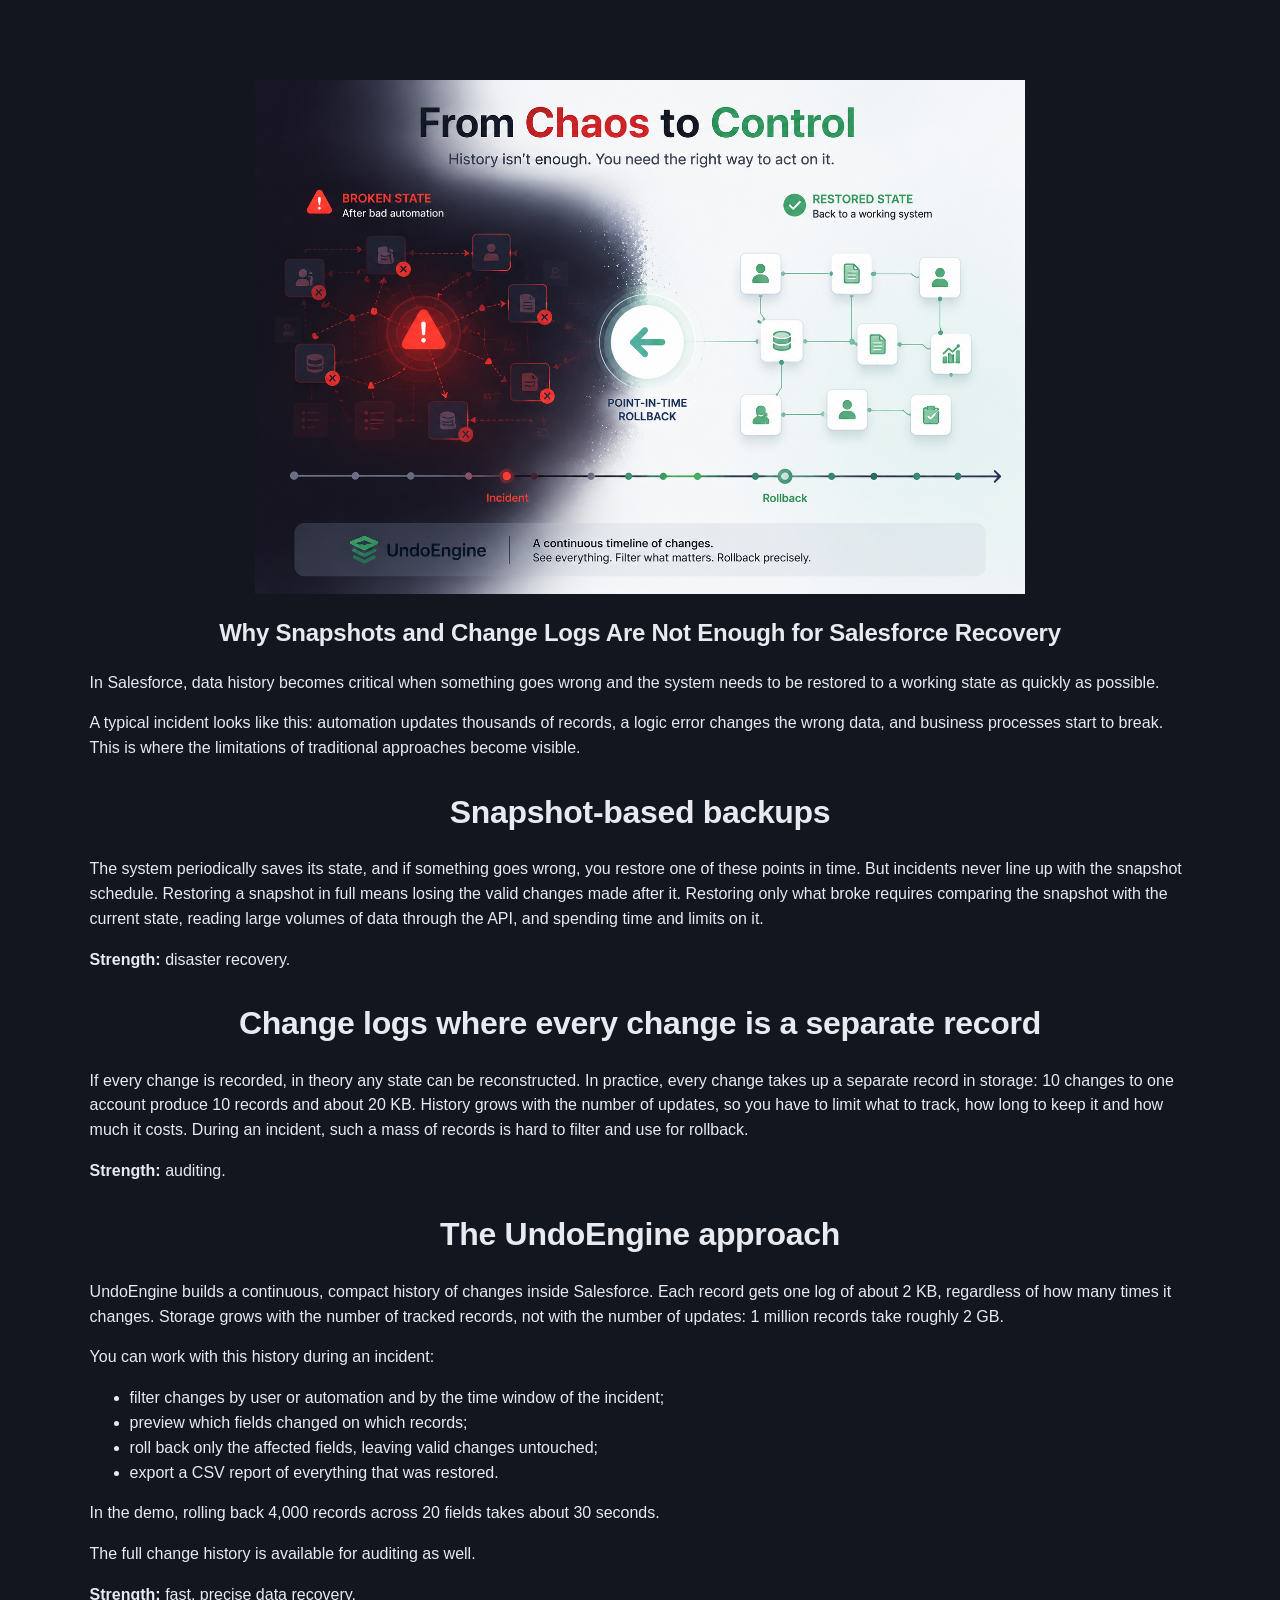
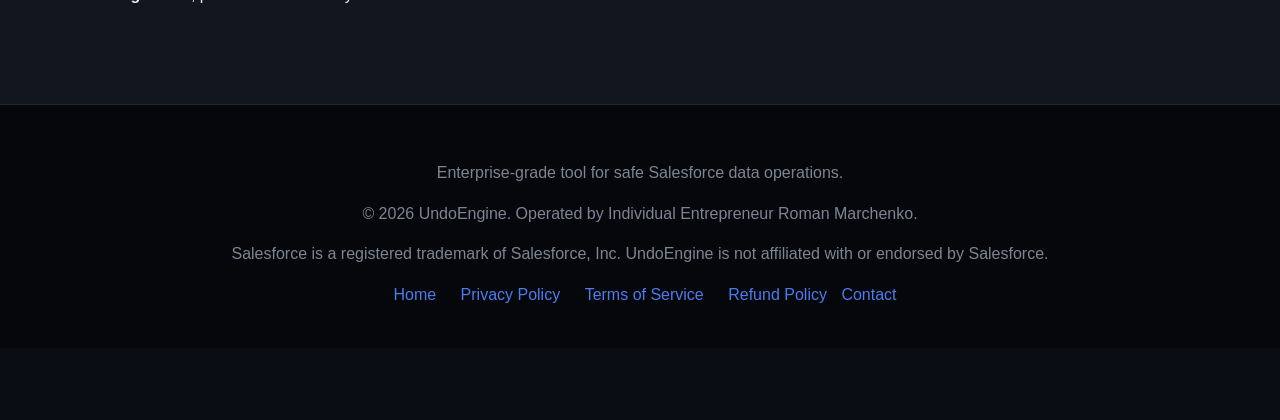
<file: why.html>
<!DOCTYPE html>
<html lang="en">

<head>
    <meta charset="UTF-8">
    <meta name="viewport" content="width=device-width, initial-scale=1.0">
    <link rel="stylesheet" href="styles.css">
    <link rel="icon" href="images/favicon.png" type="image/png">
    <title>Why</title>
</head>

<body>
    <section class="section dark">
        <div class="container narrow">
            <div class="promo-image-container">
                <img src="images/undo-promo.png" alt="Record History Viewer" class="promo-image">
            </div>
            <h1>Why Snapshots and Change Logs Are Not Enough for Salesforce Recovery</h1>

            <p>In Salesforce, data history becomes critical when something goes wrong and the system needs to be restored to a working state as quickly as possible.</p>
            <p>A typical incident looks like this: automation updates thousands of records, a logic error changes the wrong data, and business processes start to break. This is where the limitations of traditional approaches become visible.</p>

            <h2>Snapshot-based backups</h2>
            <p>The system periodically saves its state, and if something goes wrong, you restore one of these points in time. But incidents never line up with the snapshot schedule. Restoring a snapshot in full means losing the valid changes made after it. Restoring only what broke requires comparing the snapshot with the current state, reading large volumes of data through the API, and spending time and limits on it.</p>
            <p><strong>Strength:</strong> disaster recovery.</p>

            <h2>Change logs where every change is a separate record</h2>
            <p>If every change is recorded, in theory any state can be reconstructed. In practice, every change takes up a separate record in storage: 10 changes to one account produce 10 records and about 20 KB. History grows with the number of updates, so you have to limit what to track, how long to keep it and how much it costs. During an incident, such a mass of records is hard to filter and use for rollback.</p>
            <p><strong>Strength:</strong> auditing.</p>

            <h2>The UndoEngine approach</h2>
            <p>UndoEngine builds a continuous, compact history of changes inside Salesforce. Each record gets one log of about 2 KB, regardless of how many times it changes. Storage grows with the number of tracked records, not with the number of updates: 1 million records take roughly 2 GB.</p>
            <p>You can work with this history during an incident:</p>
            <ul>
                <li>filter changes by user or automation and by the time window of the incident;</li>
                <li>preview which fields changed on which records;</li>
                <li>roll back only the affected fields, leaving valid changes untouched;</li>
                <li>export a CSV report of everything that was restored.</li>
            </ul>
            <p>In the demo, rolling back 4,000 records across 20 fields takes about 30 seconds.</p>
            <p>The full change history is available for auditing as well.</p>
            <p><strong>Strength:</strong> fast, precise data recovery.</p>
        </div>
    </section>

</body>

<div id="footer"></div>
<script src="main.js"></script>
</html>
</file>
<file: styles.css>
:root {
    --bg: #0a0e14;
    --surface: #12161f;
    --surface-2: #161b26;
    --border: #232838;
    --text: #e8eaf0;
    --text-muted: #8b93a7;
    --accent: #4c7cf0;
    --accent-soft: #4c7cf022;
    --accent-2: #f0a34c;
    --success: #4cdb8f;
    --font-display: 'Space Grotesk', 'Inter', Arial, sans-serif;
    --font-body: 'Inter', Arial, sans-serif;
    --font-mono: 'IBM Plex Mono', 'Courier New', monospace;
    --radius: 12px;
    --radius-sm: 8px;
}

* { box-sizing: border-box; }

body {
    margin: 0;
    font-family: var(--font-body);
    background: var(--bg);
    color: var(--text);
    line-height: 1.55;
    padding-bottom: 72px;
}

h1{
    text-align: center;
}

@media (prefers-reduced-motion: reduce) {
    *, *::before, *::after {
        animation-duration: 0.01ms !important;
        animation-iteration-count: 1 !important;
        transition-duration: 0.01ms !important;
    }
}

h1, h2, h3 {
    font-family: var(--font-display);
    font-weight: 600;
    letter-spacing: -0.01em;
}

h2 {
    text-align: center;
    font-size: 32px;
    margin-bottom: 20px;
    padding-left: 10px;
    padding-right: 10px;
}

a {
    color: var(--accent);
    text-decoration: none;
    font-weight: 500;
}

a:hover { text-decoration: underline; }

a:focus-visible,
button:focus-visible {
    outline: 2px solid var(--accent-2);
    outline-offset: 2px;
}

.allow-select { user-select: text; }

.container {
    width: 92%;
    max-width: 1200px;
    margin: auto;
    padding-left: 20px;
    padding-right: 20px;
}

.container.narrow {/* 
    max-width: 850px; */
    padding-left: 20px;
    padding-right: 20px;
}

.container.wide {
    max-width: none;
}


/* ===== Hero ===== */

.hero {
    position: relative;
    padding: 110px 20px 70px 20px;
    background: radial-gradient(circle at 20% 0%, #161c2c 0%, var(--bg) 55%);
    overflow: hidden;
}

.hero-grid {
    display: grid;
    grid-template-columns: 1fr auto;
    gap: 70px;
    align-items: center;
    position: relative;
    z-index: 2;
}

.hero-logo {
    position: absolute;
    left: 70%;
    top: 50%;
    transform: translate(-50%, -50%);
    width: 400px;
    height: 400px;
    display: flex;
    align-items: center;
    justify-content: center;
    z-index: 0;
    animation: logo-pulse 8s ease-in-out infinite;
}

.hero-logo img {
    width: 100%;
    height: 100%;
    object-fit: contain;
    border-radius: 28px;
}

@keyframes logo-pulse {
    0%,
    100% {
        opacity: 0;
    }

    20%,
    80% {
        opacity: 0.2;
    }
}

@media (max-width: 1024px) {
    .hero h1 {
        font-size: 38px;
    }

    .hero-grid {
        grid-template-columns: 1fr auto;
        gap: 30px;
    }

    .hero-logo {
        left: 82%;
    }
/* 
    .hero-logo img {
        width: 100px;
        height: 100px;
    } */

    .ticker-line,
    .ticker-item {
        left: 82%;
    }
}

.hero-copy {
    max-width: 560px;
}

.product-logo-container {
    display: flex;
    flex-direction: row;
    justify-content: flex-start;
    width: 100%;
}

.product-logo {
    max-width: 100px;
    display: inline-block;
    margin-bottom: 20px;
    margin-right: 16px;
}

.badge {
    display: inline-block;
    background: var(--surface-2);
    border: 1px solid var(--border);
    color: var(--text-muted);
    padding: 6px 14px;
    border-radius: 20px;
    font-size: 12px;
    font-family: var(--font-mono);
    margin-bottom: 20px;
}

.hero h1 {
    font-size: 46px;
    line-height: 1.15;
    margin: 0 0 20px 0;
}

.hero-sub {
    font-size: 17px;
    color: var(--text-muted);
    margin: 0 0 30px 0;
}

.hero-buttons {
    display: flex;
    gap: 12px;
    flex-wrap: wrap;
}

.hero-links {
    margin-top: 16px;
}


/* ===== Hero ticker ===== */

.hero-ticker {
    position: absolute;
    inset: 0;
    z-index: 0;
    pointer-events: none;
    overflow: hidden;
}

.ticker-line {
    position: absolute;
    left: 70%;
    top: 0;
    bottom: 0;
    width: 1px;
    background: linear-gradient(
        to bottom,
        transparent,
        var(--border) 12%,
        var(--border) 88%,
        transparent
    );
    box-shadow: 0 0 8px #f0a34c55;
    animation: ticker-line-pulse 8s ease-in-out infinite;
    z-index: 2;
}

.ticker-item {
    position: absolute;
    left: 70%;
    transform: translate(-50%, 0);
    display: flex;
    align-items: center;/* 
    gap: 20px; */
    opacity: 0;
    animation: ticker-flow 8s ease-in-out infinite;
    animation-delay: var(--d, 0s);
    z-index: 3;
    padding-bottom: 10px;
}

.ticker-dot {
    width: 6px;
    height: 6px;
    border-radius: 50%;
    background: var(--accent-2);
    box-shadow: 0 0 0 3px #f0a34c22;
}

.ticker-label {
    font-family: var(--font-mono);
    font-size: 12px;
    color: var(--text-muted);
    white-space: nowrap;
}

@keyframes ticker-flow {
    0% {
        opacity: 0;
        transform: translate(-50%, 6px);
    }

    15% {
        opacity: 0.9;
        transform: translate(-50%, 0);
    }

    85% {
        opacity: 0.9;
    }

    100% {
        opacity: 0;
        transform: translate(-50%, -6px);
    }
}

@keyframes ticker-line-pulse {
    0%,
    100% {
        opacity: 0.25;
    }

    20%,
    80% {
        opacity: 0.9;
    }
}


/* ===== Buttons ===== */

.primary-btn,
.secondary-btn {
    padding: 13px 26px;
    border-radius: var(--radius-sm);
    text-decoration: none;
    transition: transform 0.15s ease, box-shadow 0.15s ease, background 0.15s ease;
    display: inline-block;
    border: none;
    font-family: var(--font-body);
    font-weight: 600;
    font-size: 15px;
    cursor: pointer;
}

.primary-btn {
    background: var(--accent);
    color: #fff;
    box-shadow: 0 4px 16px #4c7cf03a;
}

.primary-btn:hover {
    background: #6a95ff;
    color: #fff;
    transform: translateY(-2px);
    text-decoration: none;
    box-shadow: 0 8px 22px #4c7cf055;
}

.secondary-btn {
    border: 1px solid var(--border);
    color: var(--text);
    background: var(--surface-2);
}

.secondary-btn:hover {
    background: var(--surface);
    border-color: var(--accent);
    transform: translateY(-2px);
    color: var(--text);
    text-decoration: none;
}


/* ===== Sections ===== */

.section { padding: 80px 20px; }
.section.dark { background: var(--surface); }

.lead {
    color: var(--text-muted);
    margin-bottom: 30px;
    text-align: center;
}

.eyebrow {
    display: block;
    font-family: var(--font-mono);
    font-size: 12px;
    color: var(--accent-2);
    margin-bottom: 10px;
    letter-spacing: 0.02em;
}


/* ===== Key Advantages ===== */

.adv-grid {
    text-align: center;
}

.adv-card {
    display: inline-block;
    vertical-align: top;
    text-align: left;
    width: 270px;
    min-height: 370px;
    margin: 10px;
    background: var(--surface-2);
    border: 1px solid var(--border);
    padding: 22px;
    border-radius: var(--radius);
    transition: transform 0.25s ease, box-shadow 0.35s ease;
}

.adv-card:hover {
    transform: translateY(-4px);
    border-color: var(--border);
    box-shadow:
        0 0 20px #4c7cf020,
        0 0 45px #4c7cf012;
}
.adv-icon {
    width: 38px;
    height: 38px;
    border-radius: 9px;
    background: var(--accent-soft);
    color: var(--accent);
    display: flex;
    align-items: center;
    justify-content: center;
    margin-bottom: 14px;
}

.adv-icon svg { width: 19px; height: 19px; }

.adv-card h3 { font-size: 17px; margin: 0 0 8px 0; }
.adv-card p { color: var(--text-muted); font-size: 14.5px; margin: 0; }


/* ===== Main Features (two-col) ===== */

.two-col {
    display: grid;
    grid-template-columns: 1fr 1fr;
    gap: 50px;
    align-items: center;
    margin: 70px 0;
}

.two-col.flip .two-col-media { order: 2; }
.two-col.flip .two-col-copy { order: 1; }

.two-col-media {
    background: var(--surface-2);
    border: 1px solid var(--border);
    border-radius: var(--radius);
    padding: 14px;
    overflow: hidden;
}

.product-image {
    display: block;
    width: 100%;
    height: auto;
    border-radius: 8px;
    transition: transform 0.3s ease;
    transform-origin: center center;
}

.two-col-media:hover .product-image {
    transform: scale(1.06);
}

.two-col-copy h3 { font-size: 22px; margin: 0 0 10px 0; }
.two-col-copy p { color: var(--text-muted); }

.checklist {
    list-style: none;
    padding: 0;
    margin: 16px 0 0 0;
}

.checklist li {
    position: relative;
    padding-left: 26px;
    margin-bottom: 10px;
    color: var(--text);
    font-size: 15px;
}

.checklist li::before {
    content: "✔";
    position: absolute;
    left: 0;
    color: var(--success);
    font-size: 13px;
}


/* ===== Comparison table ===== */

.table-scroll { overflow-x: auto; }

.comparison {
    width: 100%;
    min-width: 640px;
    border-collapse: collapse;
    margin-top: 20px;
}

.comparison th,
.comparison td {
    border: 1px solid var(--border);
    padding: 14px;
    text-align: left;
    font-size: 14px;
    vertical-align: top;
}

.comparison th {
    background: var(--surface-2);
    font-family: var(--font-display);
    font-weight: 600;
    text-align: left;
}

.highlight-col {
    background: #1a2340;
    color: #fff;
}

.comparison th.highlight-col { color: var(--accent-2); }

.check {
    color: var(--success);
    font-weight: 700;
    margin-right: 4px;
}


/* ===== Video ===== */

.video-wrapper {
    position: relative;
    width: 100%;
    max-width: 1000px;
    margin: 0 auto;
    aspect-ratio: 16 / 9;
    border-radius: 14px;
    overflow: hidden;
    border: 1px solid var(--border);
}

.video-wrapper iframe {
    width: 100%;
    height: 100%;
    border: 0;
    display: block;
}


/* ===== Pricing ===== */

.pricing-grid {
    display: grid;
    grid-template-columns: repeat(3, 1fr);
    gap: 20px;
    margin-top: 30px;
}

.price-card {
    position: relative;
    background: var(--surface-2);
    border: 1px solid var(--border);
    border-radius: var(--radius);
    padding: 28px 22px;
    text-align: center;
}

.price-card.featured {
    border-color: var(--accent);
    background: linear-gradient(180deg, #1a2340, var(--surface-2) 60%);
}

.price-badge {
    position: absolute;
    top: -12px;
    left: 50%;
    transform: translateX(-50%);
    background: var(--accent-2);
    color: #1a1204;
    font-size: 11px;
    font-weight: 700;
    padding: 4px 12px;
    border-radius: 20px;
    font-family: var(--font-mono);
}

.price-card h3 { font-size: 18px; margin: 6px 0 10px 0; }

.price-tag {
    font-family: var(--font-mono);
    font-size: 22px;
    color: var(--accent-2);
    margin: 0 0 12px 0;
}

.price-tag span {
    font-size: 13px;
    color: var(--text-muted);
    font-weight: 400;
}

.price-desc {
    color: var(--text-muted);
    font-size: 14px;
    margin: 0;
}

.store-button-container {
    display: flex;
    width: 100%;
    justify-content: center;
    align-items: center;
    gap: 12px;
}

.help-text {
    text-align: center;
    margin-top: 0.75rem;
    padding: 0.75rem 1rem;
    font-size: 0.85rem;
    line-height: 1.4;
    color: var(--text-muted);
    background: var(--surface-2);
    border: 1px solid var(--border);
    border-radius: 10px;
}

.feature-highlight {
    word-break: break-word;
    overflow-wrap: break-word;
    color: var(--accent-2);
    font-weight: 500;
}

.demo-request-section p { margin-bottom: 14px; }

#footer {
    min-height: 120px;
    background: #06070a;
    border-top: 1px solid var(--border);
}


/* ===== Motion ===== */

.fade-in {
    animation: fade-in-up 0.5s ease both;
}

@keyframes fade-in-up {
    from { opacity: 0; transform: translateY(10px); }
    to { opacity: 1; transform: translateY(0); }
}


/* ===== Responsive ===== */

@media (max-width: 1024px) {
    .hero h1 { font-size: 38px; }

    .hero-grid {
        grid-template-columns: 1fr;
    }

    .ticker-line,
    .ticker-item {
        left: 82%;
    }

    .pricing-grid {
        grid-template-columns: 1fr;
    }
}

@media (max-width: 768px) {
    .hero {
        padding: 80px 20px 40px 20px;
    }

    .hero h1 { font-size: 30px; }
    .hero-sub { font-size: 15px; }

    .hero-buttons {
        flex-direction: column;
    }

    .hero-buttons .primary-btn,
    .hero-buttons .secondary-btn {
        text-align: center;
    }

    /* .ticker-line,
    .ticker-item {
        display: none;
        left: 90%;
    } */

    /* .hero-logo {
        left: 90%;
        width: 150px;
        height: 150px;
    } */

    .ticker-label {
        font-size: 10px;
    }

    .two-col,
    .two-col.flip {
        grid-template-columns: 1fr;
        gap: 20px;
        margin: 40px 0;
    }

    .two-col.flip .two-col-media,
    .two-col.flip .two-col-copy {
        order: initial;
    }

    .adv-card {
        width: 100%;
        min-height: 0;
        margin: 8px 0;
    }

    .comparison th,
    .comparison td {
        font-size: 12px;
        padding: 10px;
    }

    h2 { font-size: 24px; }

    .primary-btn,
    .secondary-btn {
        width: 100%;
        text-align: center;
    }

    .product-image { width: 90%; }
    .two-col-media .product-image { width: 100%; }
    .video-demo { width: 100%; }

    .demo-request-section ul { padding-left: 15px; }

    .demo-request-section p,
    .demo-request-section ul {
        font-size: 14px;
        line-height: 1.4;
    }
}


/* =========================================================
   LEGACY / SITE-WIDE COMPATIBILITY
   Selectors below are kept from the original stylesheet
   because other pages on the site (e.g. why.html) still
   reference them. Do not remove without checking every
   page that links this file.
   ========================================================= */

.small { width: 300px; }

.large {
    width: 500px;
    height: auto;
}

.product-image.left { transform-origin: right center; }
.product-image.right { transform-origin: left center; }
.product-image.center { transform-origin: center center; }

.video-demo {
    width: 80%;
    max-width: 1100px;
    border-radius: 10px;
    box-shadow: 0 10px 30px rgba(0, 0, 0, 0.4);
    display: block;
    margin: 20px auto;
    transition: transform 0.3s ease, box-shadow 0.3s ease;
    transform-origin: center center;
}

.video-demo:hover {
    box-shadow: 0 12px 30px rgba(91, 140, 255, 0.35);
}

/* Old two-col reverse (rtl trick) — kept for pages using the
   original markup (image + div as direct children, no
   .two-col-media/.two-col-copy wrappers). New pages should
   use .two-col.flip instead. */

.two-col.reverse { direction: rtl; }
.two-col.reverse > * { direction: ltr; }

.strong {
    font-weight: 500;
    color: var(--accent);
}

.warning-text {
    font-weight: 500;
    color: #FFC107;
}

.pages-links {
    width: 100%;
    display: flex;
    flex-direction: row;
    align-items: center;
    justify-content: space-around;
}

.promo-image { width: 100%; }

.footer-link { 
    white-space: nowrap; 
    padding: 10px;
}

footer {
    background: #06070a;
    padding: 40px 20px;
    text-align: center;
    color: #7c8596;
}

.announcement {
    text-align: center;
    padding: 80px 0;
}

.upcoming-badge {
    display: inline-block;
    background: #ff7a00;
    color: white;
    padding: 8px 18px;
    border-radius: 999px;
    font-weight: 700;
    margin-bottom: 20px;
}

.announcement-banner {
    width: 100%;
    max-width: 1100px;
    margin-top: 40px;
    border-radius: 18px;
    box-shadow: 0 20px 50px rgba(0,0,0,.15);
}

.announcement h2 a {
    color: inherit;
    text-decoration: none;
    transition: color .2s ease;
}

.announcement h2 a:hover {
    color: #f38020;
}

.promo-image-container {
    display: flex;
    justify-content: center;
    align-items: center;
}

.promo-image {
    width: 70%;
}.sticky-actions {
    position: fixed;
    left: 0;
    right: 0;
    bottom: 0;
    z-index: 100;
    padding: 10px 16px;
    background: rgba(10, 14, 20, 0.88);
    backdrop-filter: blur(10px);
    border-top: 1px solid var(--border);
}

.sticky-actions .primary-btn,
.sticky-actions .secondary-btn {
    padding: 10px 20px;
    font-size: 14px;
}

@media (max-width: 768px) {
    .two-col.reverse div:first-child { order: 1; }
    .two-col.reverse div:last-child { order: 2; }
    .sticky-actions .store-button-container { gap: 8px; }
    .sticky-actions .primary-btn,
    .sticky-actions .secondary-btn {
        width: auto;
        flex: 1;
        padding: 10px 6px;
        font-size: 12px;
    }
}
</file>
<file: home.css>
/* =========================================================
   home.css — layered on top of styles.css.
   Used by index.html and technical.html only. It adds new
   classes and does not override anything why.html relies on.
   ========================================================= */

html { scroll-behavior: smooth; }

@media (prefers-reduced-motion: reduce) {
    html { scroll-behavior: auto; }
}

section[id] { scroll-margin-top: 70px; }


/* ===== Top navigation ===== */

.site-nav {
    position: sticky;
    top: 0;
    z-index: 90;
    background: rgba(10, 14, 20, 0.88);
    backdrop-filter: blur(10px);
    border-bottom: 1px solid var(--border);
}

.nav-inner {
    max-width: 1200px;
    margin: 0 auto;
    padding: 12px 20px;
    display: flex;
    align-items: center;
    justify-content: space-between;
    gap: 20px;
}

.nav-brand {
    font-family: var(--font-display);
    font-weight: 700;
    font-size: 18px;
    color: var(--text);
    letter-spacing: -0.01em;
}

.nav-brand:hover { text-decoration: none; color: var(--accent); }

.nav-links {
    display: flex;
    gap: 22px;
    flex-wrap: wrap;
    justify-content: center;
}

.nav-links a {
    color: var(--text-muted);
    font-size: 14px;
}

.nav-links a:hover {
    color: var(--text);
    text-decoration: none;
}

.nav-cta {
    padding: 8px 16px;
    border-radius: var(--radius-sm);
    background: var(--accent);
    color: #fff;
    font-size: 13px;
    font-weight: 600;
    white-space: nowrap;
    cursor: pointer;
}

.nav-cta:hover {
    background: #6a95ff;
    color: #fff;
    text-decoration: none;
}

@media (max-width: 900px) {
    .nav-links { display: none; }
}


/* ===== Inner page header (technical.html) ===== */

.page-header {
    padding: 70px 20px 50px 20px;
    background: radial-gradient(circle at 20% 0%, #161c2c 0%, var(--bg) 60%);
}

.page-header h1 {
    font-size: 38px;
    line-height: 1.2;
    margin: 0 0 16px 0;
}

.page-header .lead { margin-bottom: 16px; }

@media (max-width: 768px) {
    .page-header { padding: 50px 20px 30px 20px; }
    .page-header h1 { font-size: 28px; }
}


/* ===== Trust strip ===== */

.trust-strip {
    border-top: 1px solid var(--border);
    border-bottom: 1px solid var(--border);
    background: var(--bg);
}

.trust-grid {
    display: grid;
    grid-template-columns: repeat(4, 1fr);
    gap: 20px;
    padding-top: 22px;
    padding-bottom: 22px;
}

.trust-item {
    display: flex;
    flex-direction: column;
    gap: 2px;
    padding-left: 14px;
    border-left: 2px solid var(--accent-2);
}

.trust-item strong {
    font-family: var(--font-display);
    font-size: 15px;
    font-weight: 600;
}

.trust-item span {
    color: var(--text-muted);
    font-size: 13px;
}

@media (max-width: 1024px) {
    .trust-grid { grid-template-columns: repeat(2, 1fr); }
}

@media (max-width: 560px) {
    .trust-grid { grid-template-columns: 1fr; }
}


/* ===== Problems ===== */

.problem-grid {
    display: grid;
    grid-template-columns: repeat(3, 1fr);
    gap: 20px;
    margin-top: 30px;
}

.problem-card {
    background: var(--surface-2);
    border: 1px solid var(--border);
    border-radius: var(--radius);
    padding: 22px;
    transition: transform 0.25s ease, box-shadow 0.35s ease;
}

.problem-card:hover {
    transform: translateY(-4px);
    box-shadow:
        0 0 20px #4c7cf020,
        0 0 45px #4c7cf012;
}

.problem-card h3 { font-size: 17px; margin: 0 0 8px 0; }
.problem-card p { color: var(--text-muted); font-size: 14.5px; margin: 0; }

@media (max-width: 1024px) {
    .problem-grid { grid-template-columns: repeat(2, 1fr); }
}

@media (max-width: 640px) {
    .problem-grid { grid-template-columns: 1fr; }
}


/* ===== Steps ===== */

.steps {
    display: grid;
    grid-template-columns: repeat(3, 1fr);
    gap: 24px;
    margin-top: 30px;
}

.step {
    position: relative;
    background: var(--surface-2);
    border: 1px solid var(--border);
    border-radius: var(--radius);
    padding: 24px 22px;
}

.step-num {
    display: block;
    font-family: var(--font-mono);
    font-size: 12px;
    color: var(--accent-2);
    margin-bottom: 10px;
    letter-spacing: 0.02em;
}

.step h3 { font-size: 18px; margin: 0 0 8px 0; }
.step p { color: var(--text-muted); font-size: 14.5px; margin: 0; }

@media (max-width: 900px) {
    .steps { grid-template-columns: 1fr; }
}


/* ===== Scenario ===== */

.scenario {
    display: grid;
    grid-template-columns: 1fr 1fr;
    gap: 24px;
    margin-top: 30px;
}

.scenario-col {
    background: var(--surface-2);
    border: 1px solid var(--border);
    border-radius: var(--radius);
    padding: 26px 24px;
}

.scenario-col.good {
    border-color: var(--accent);
    background: linear-gradient(180deg, #1a2340, var(--surface-2) 70%);
}

.scenario-col h3 { font-size: 19px; margin: 0 0 14px 0; }

.scenario-col ul {
    list-style: none;
    padding: 0;
    margin: 0;
}

.scenario-col li {
    position: relative;
    padding-left: 26px;
    margin-bottom: 12px;
    font-size: 15px;
    color: var(--text);
}

.scenario-col li:last-child { margin-bottom: 0; }

.scenario-col li::before {
    position: absolute;
    left: 0;
    font-size: 14px;
}

.scenario-col.bad li::before {
    content: "✕";
    color: #ff6b6b;
}

.scenario-col.good li::before {
    content: "✔";
    color: var(--success);
}

@media (max-width: 800px) {
    .scenario { grid-template-columns: 1fr; }
}


/* ===== Key facts ===== */

.stat-grid {
    display: grid;
    grid-template-columns: repeat(4, 1fr);
    gap: 20px;
    margin-top: 30px;
}

.stat {
    background: var(--surface-2);
    border: 1px solid var(--border);
    border-radius: var(--radius);
    padding: 26px 20px;
    text-align: center;
}

.stat-value {
    display: block;
    font-family: var(--font-mono);
    font-size: 34px;
    font-weight: 500;
    color: var(--accent-2);
    margin-bottom: 8px;
}

.stat-label {
    display: block;
    color: var(--text-muted);
    font-size: 14px;
}

@media (max-width: 1024px) {
    .stat-grid { grid-template-columns: repeat(2, 1fr); }
}

@media (max-width: 480px) {
    .stat-grid { grid-template-columns: 1fr; }
}


/* ===== Audience ===== */

.audience-grid {
    display: grid;
    grid-template-columns: repeat(4, 1fr);
    gap: 20px;
    margin-top: 30px;
}

.audience-card {
    background: var(--surface-2);
    border: 1px solid var(--border);
    border-radius: var(--radius);
    padding: 22px;
}

.audience-card h3 { font-size: 17px; margin: 0 0 8px 0; }
.audience-card p { color: var(--text-muted); font-size: 14.5px; margin: 0; }

@media (max-width: 1024px) {
    .audience-grid { grid-template-columns: repeat(2, 1fr); }
}

@media (max-width: 560px) {
    .audience-grid { grid-template-columns: 1fr; }
}


/* ===== Right tool for the job ===== */

.fit-grid {
    display: grid;
    grid-template-columns: 1fr 1fr;
    gap: 24px;
    margin-top: 30px;
}

.fit-col {
    background: var(--surface-2);
    border: 1px solid var(--border);
    border-radius: var(--radius);
    padding: 26px 24px;
}

.fit-col.use { border-color: var(--accent); }

.fit-col h3 { font-size: 19px; margin: 0 0 14px 0; }

.fit-col ul {
    list-style: none;
    padding: 0;
    margin: 0;
}

.fit-col li {
    position: relative;
    padding-left: 22px;
    margin-bottom: 10px;
    font-size: 15px;
}

.fit-col li::before {
    content: "•";
    position: absolute;
    left: 6px;
    color: var(--accent-2);
}

.fit-note {
    text-align: center;
    margin-top: 24px;
}

@media (max-width: 800px) {
    .fit-grid { grid-template-columns: 1fr; }
}


/* ===== Storage calculator ===== */

.calc {
    background: var(--surface-2);
    border: 1px solid var(--border);
    border-radius: var(--radius);
    padding: 28px 26px;
    margin-top: 20px;
}

.calc label {
    display: block;
    font-size: 15px;
    margin-bottom: 14px;
}

.calc input[type="range"] {
    width: 100%;
    accent-color: var(--accent);
    cursor: pointer;
}

.calc-result {
    display: flex;
    align-items: baseline;
    flex-wrap: wrap;
    gap: 6px 16px;
    margin-top: 20px;
}

.calc-value {
    font-family: var(--font-mono);
    font-size: 32px;
    color: var(--accent-2);
}

.calc-note {
    color: var(--text-muted);
    font-size: 14px;
}


/* ===== Misc blocks ===== */

.center-cta {
    text-align: center;
    margin-top: 20px;
}

.about-card {
    background: var(--surface-2);
    border: 1px solid var(--border);
    border-radius: var(--radius);
    padding: 34px 28px;
    text-align: center;
}

.about-card h2 { margin-top: 0; }
.about-card p { color: var(--text-muted); max-width: 640px; margin: 0 auto; }

.cta-band {
    background: radial-gradient(circle at 50% 0%, #1a2340 0%, var(--bg) 70%);
    border-top: 1px solid var(--border);
}


/* ===== FAQ ===== */

.faq { margin-top: 24px; }

.faq details {
    background: var(--surface-2);
    border: 1px solid var(--border);
    border-radius: var(--radius-sm);
    margin-bottom: 10px;
}

.faq summary {
    cursor: pointer;
    padding: 16px 18px;
    font-family: var(--font-display);
    font-weight: 600;
    font-size: 16px;
    list-style: none;
    display: flex;
    justify-content: space-between;
    align-items: center;
    gap: 16px;
}

.faq summary::-webkit-details-marker { display: none; }

.faq summary::after {
    content: "+";
    font-family: var(--font-mono);
    color: var(--accent-2);
    font-size: 20px;
    flex-shrink: 0;
}

.faq details[open] summary::after { content: "–"; }

.faq summary:focus-visible {
    outline: 2px solid var(--accent-2);
    outline-offset: -2px;
}

.faq details p {
    margin: 0;
    padding: 0 18px 18px 18px;
    color: var(--text-muted);
    font-size: 15px;
}
</file>
<file: known-issues.css>
/* =========================================================
   KNOWN ISSUES PAGE (known-issues.html)
   All selectors are prefixed with .ki- and variables with
   --ki-, so nothing here collides with the rules above.
   ========================================================= */

.ki {
    --ki-surface: #12161f;
    --ki-surface-2: #161b26;
    --ki-border: #232838;
    --ki-text: #e8eaf0;
    --ki-muted: #8b93a7;
    --ki-accent: #4c7cf0;
    --ki-danger: #e5534b;
    --ki-success: #4cdb8f;
    --ki-success-bg: #4cdb8f1a;
}

.ki-wrap {
    max-width: 800px;
    margin: 0 auto;
    padding: 0 20px;
}

.ki-header {
    padding: 56px 0 28px 0;
}

.ki-header p {
    margin: 0 0 8px 0;
    font-weight: 700;
    color: var(--ki-accent);
}

.ki-header h1 {
    margin: 0;
    text-align: left;
    font-size: clamp(2rem, 5vw, 3rem);
    line-height: 1.1;
    font-weight: 700;
}


/* ===== Latest version ===== */

.ki-release {
    display: flex;
    flex-wrap: wrap;
    align-items: baseline;
    gap: 6px 20px;
    background: var(--ki-surface-2);
    border: 1px solid var(--ki-border);
    border-radius: 14px;
    padding: 22px 26px;
    margin-bottom: 36px;
}

.ki-version {
    font-family: var(--font-display);
    font-size: clamp(2rem, 6vw, 3rem);
    font-weight: 700;
    letter-spacing: -0.03em;
    line-height: 1;
    color: var(--ki-text);
}

.ki-released {
    color: var(--ki-muted);
}


/* ===== Issues list ===== */

.ki-list {
    list-style: none;
    margin: 0 0 56px 0;
    padding: 0;
    display: grid;
    gap: 12px;
}

.ki-issue {
    background: var(--ki-surface);
    border: 1px solid var(--ki-border);
    border-left: 5px solid var(--ki-danger);
    border-radius: 10px;
    color: var(--ki-text);
}

.ki-issue summary {
    list-style: none;
    cursor: pointer;
    padding: 16px 20px;
    display: flex;
    justify-content: space-between;
    align-items: center;
    gap: 16px;
    font-weight: 600;
    font-size: 1.05rem;
}

.ki-issue summary::-webkit-details-marker {
    display: none;
}

.ki-issue summary::after {
    content: "+";
    flex: none;
    font-size: 1.4rem;
    line-height: 1;
    color: var(--ki-muted);
}

.ki-issue details[open] > summary::after {
    content: "\2013";
}

.ki-issue summary:focus-visible {
    outline: 2px solid var(--accent-2);
    outline-offset: -2px;
    border-radius: 8px;
}

.ki-body {
    padding: 14px 20px 18px 20px;
    border-top: 1px solid var(--ki-border);
}

.ki-body p {
    margin: 0;
    max-width: 68ch;
    color: var(--ki-muted);
}

.ki-workaround {
    margin-top: 12px;
    padding: 10px 14px;
    background: var(--ki-success-bg);
    border-radius: 8px;
    color: var(--ki-text);
}

.ki-workaround strong {
    color: var(--ki-success);
}

.ki-issue code {
    background: #ffffff14;
    padding: 1px 6px;
    border-radius: 4px;
    font-family: var(--font-mono);
    font-size: 0.9em;
}

.ki-empty {
    color: var(--ki-muted);
}


/* ===== Responsive ===== */

@media (max-width: 768px) {
    .ki-header {
        padding-top: 36px;
    }
}
</file>
